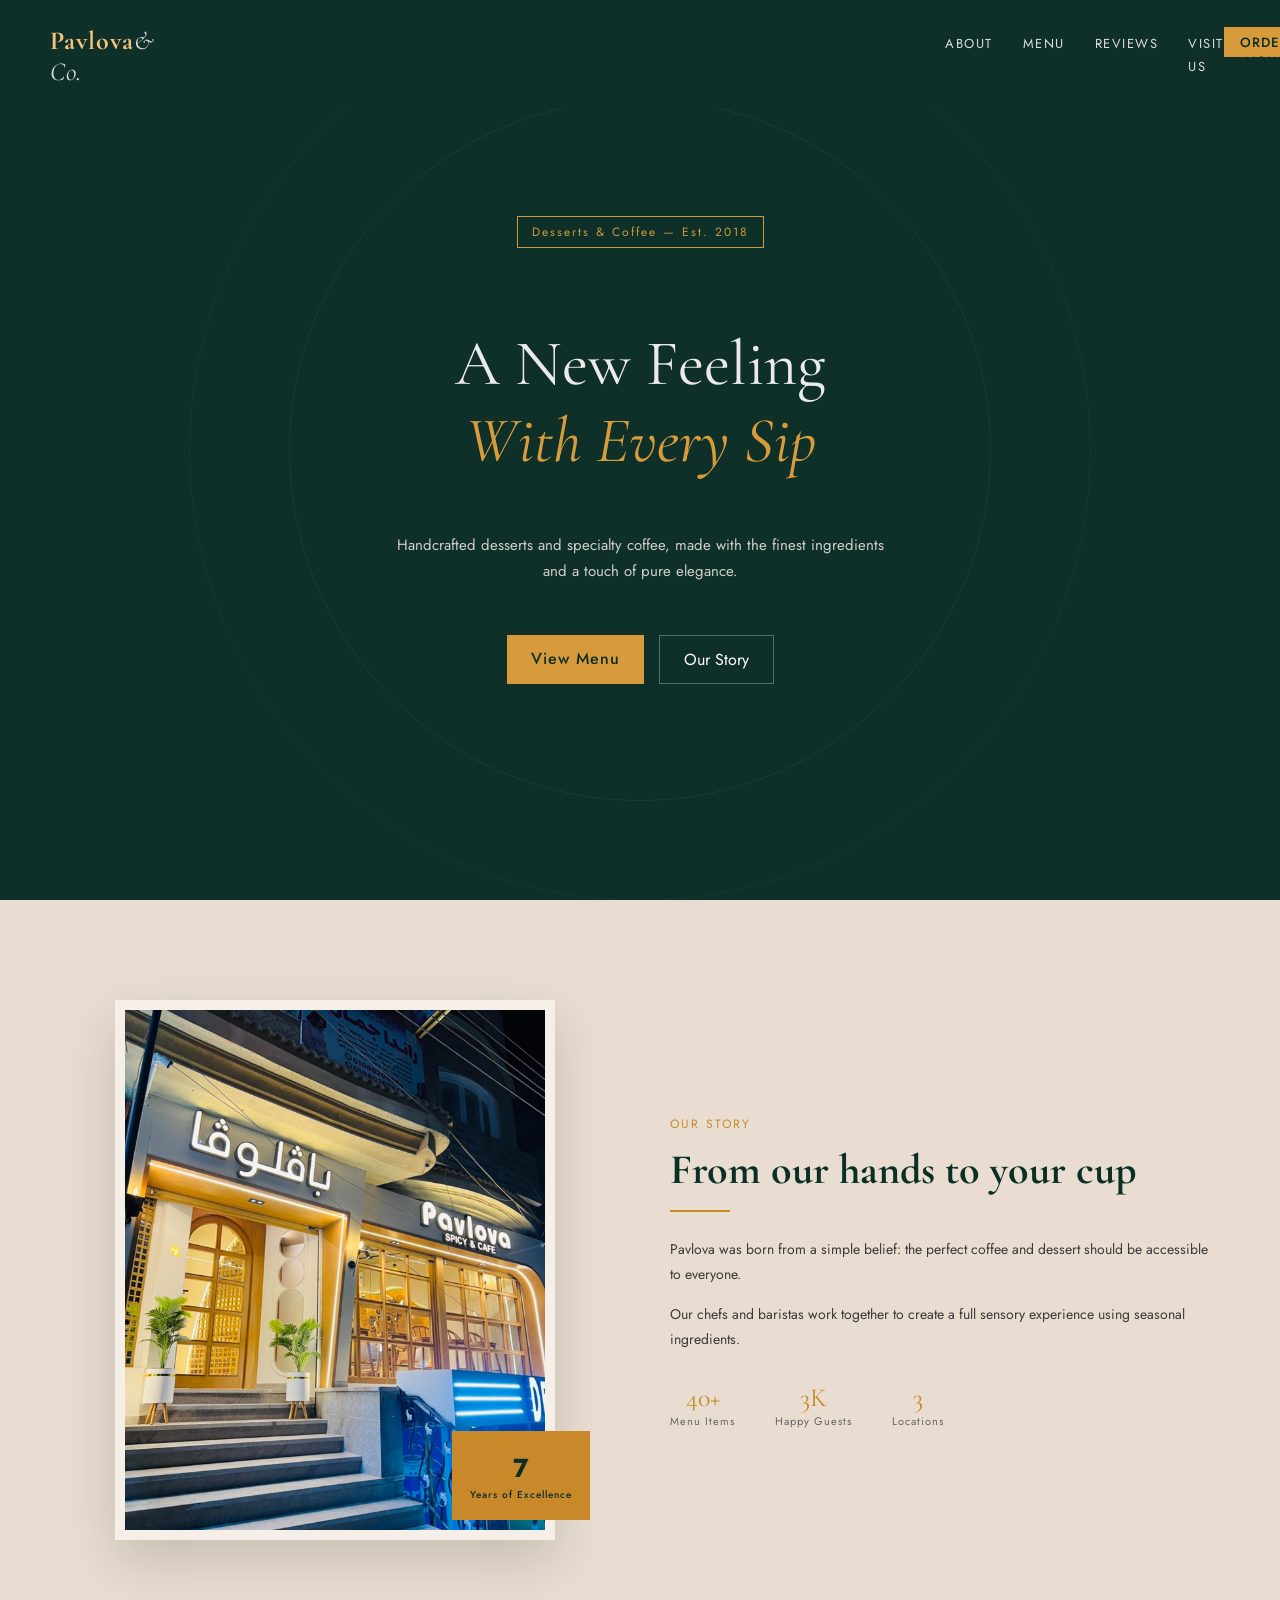
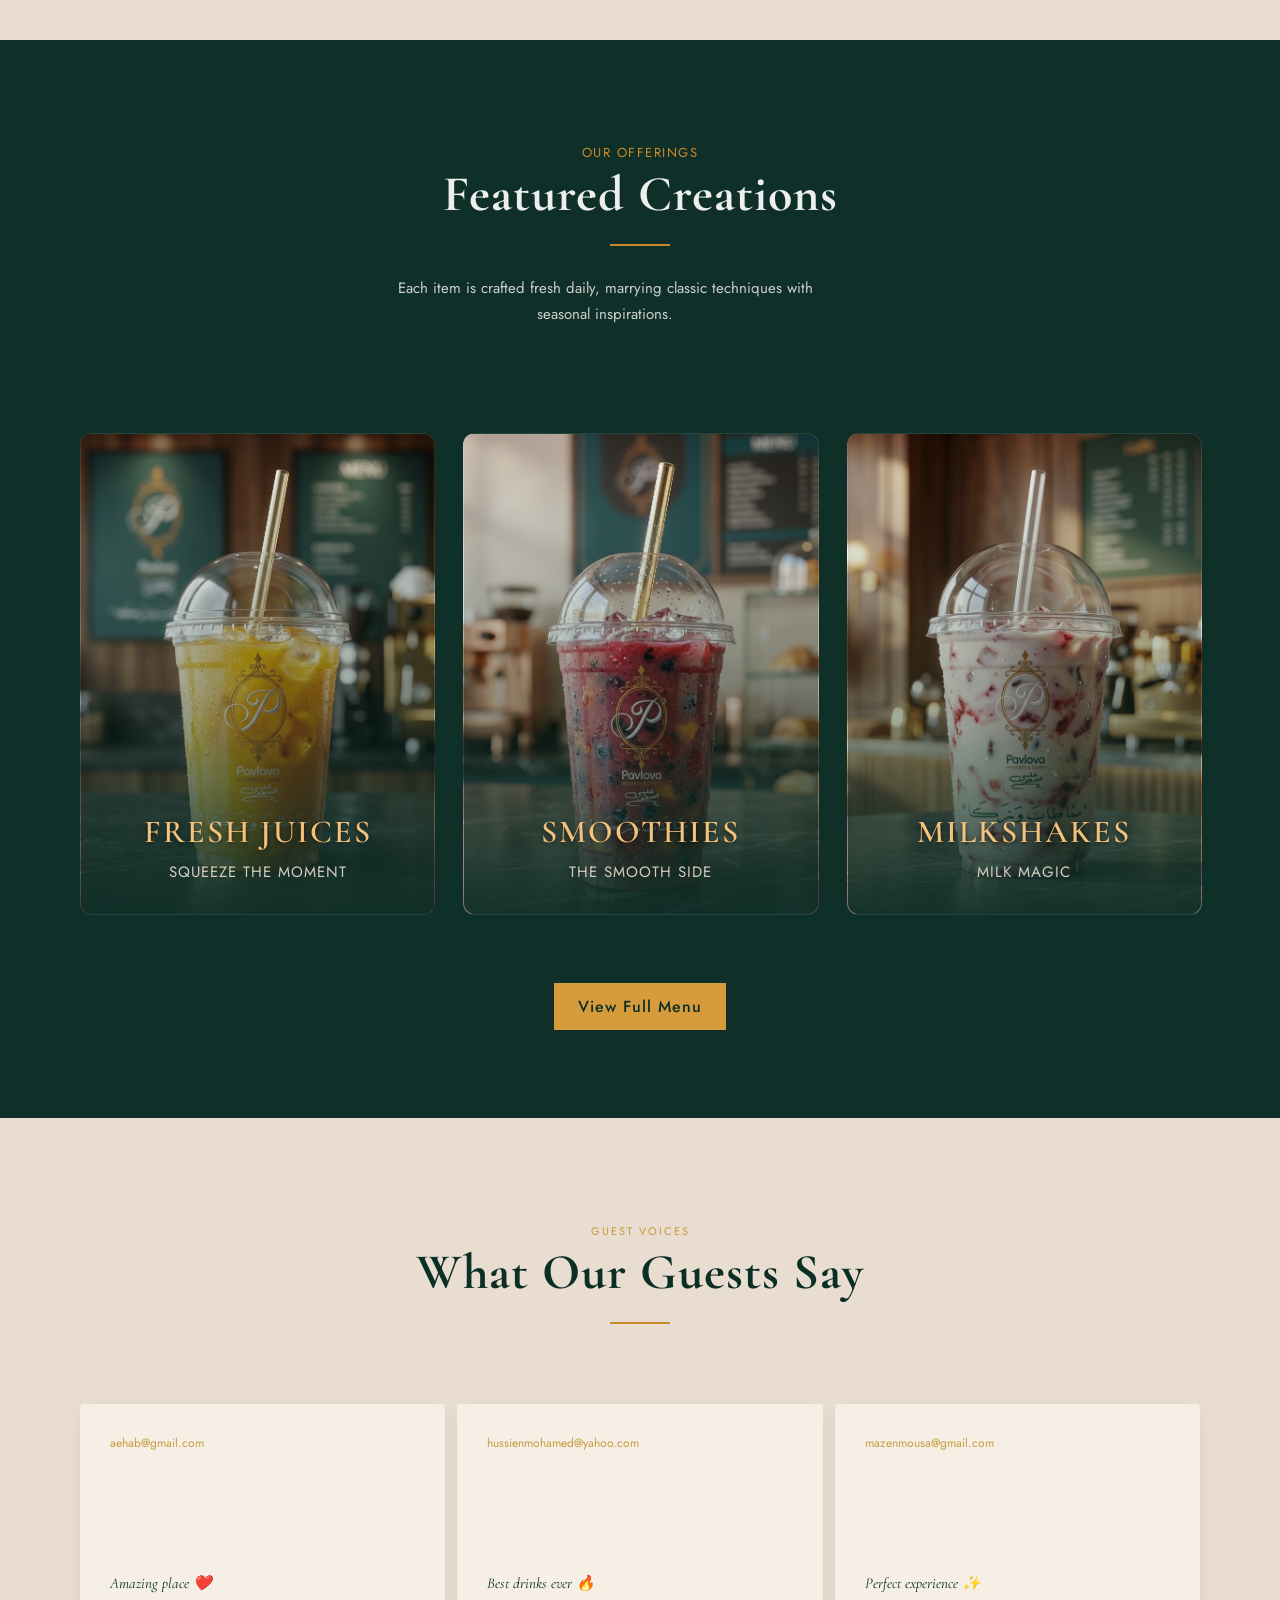
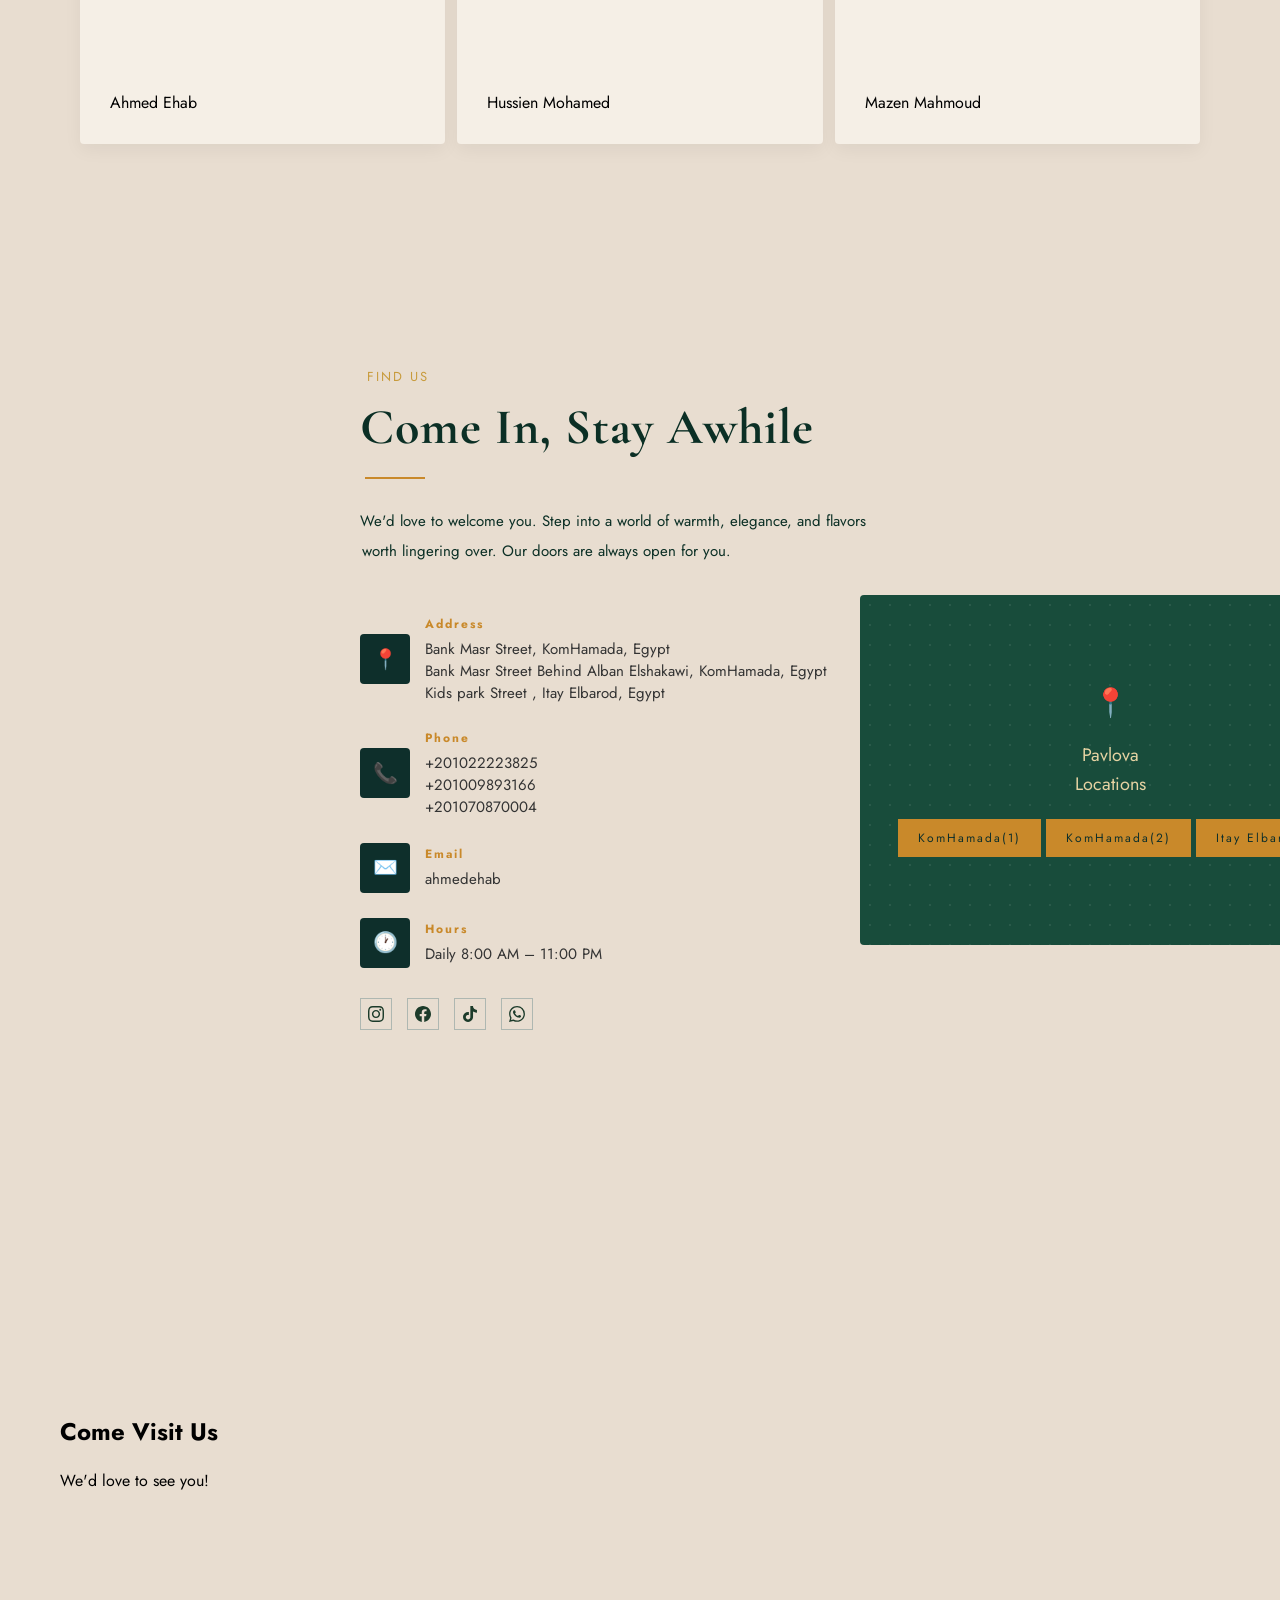
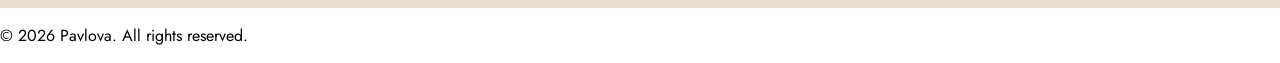
<file: pavlova-main/index.html>
<!DOCTYPE html>
<html lang="en">

<head>
    <meta charset="UTF-8" />
    <meta name="viewport" content="width=device-width, initial-scale=1.0" />
    <link rel="stylesheet" href="styles.css">
    <title>Pavlova - Desserts & Coffee</title>

    <link rel="preconnect" href="https://fonts.googleapis.com" />
    <link rel="preconnect" href="https://fonts.gstatic.com" crossorigin />
    <link
        href="https://fonts.googleapis.com/css2?family=Cormorant+Garamond:ital,wght@0,300;0,400;0,600;1,300;1,400&family=Jost:wght@300;400;500&display=swap"
        rel="stylesheet" />
</head>

<body>

    <nav id="navbar">
        <a href="#hero" class="nav-logo">Pavlova<span>& Co.</span></a>
        <ul class="nav-links">
            <li><a href="#about">ABOUT</a></li>
            <li><a href="#categories">MENU</a></li>
            <li><a href="#testimonials">REVIEWS</a></li>
            <li><a href="#contact">VISIT US</a></li>
        </ul>
        <button class="order-btn" onclick="location.href='#categories'">
            ORDER NOW
        </button>
    </nav>

    <section id="hero">
        <div class="hero-content">
            <span class="hero-eyebrow">Desserts & Coffee — Est. 2018</span>
            <h1 class="hero-title">
                A New Feeling<br />
                <em>With Every Sip</em>
            </h1>
            <pre class="hero-desc">
Handcrafted desserts and specialty coffee, made with the finest ingredients
and a touch of pure elegance.
            </pre>
            <div class="hero-btns">
                <a href="#categories" class="btn-primary">View Menu</a>
                <a href="#about" class="btn-outline">Our Story</a>
            </div>
        </div>
    </section>


    <section id="about">
        <div class="about-inner">
            <div class="about-img">
                <div class="img-placeholder">
                    <img src="images/480829805_656907283572345_5816786938367316418_n.jpg" alt="">
                </div>
                <div class="badge">
                    <div class="badge-num">7</div>
                    <div class="badge-text">Years of Excellence</div>
                </div>
            </div>

            <div class="about-text">
                <span class="tag">Our Story</span>
                <h2>From our hands to your cup</h2>
                <p>Pavlova was born from a simple belief: the perfect coffee and dessert should be accessible to everyone.</p>
                <p>Our chefs and baristas work together to create a full sensory experience using seasonal ingredients.</p>

                <div class="stats">
                    <div class="stat">
                        <div class="num">40+</div>
                        <div class="label">Menu Items</div>
                    </div>
                    <div class="stat">
                        <div class="num">3K</div>
                        <div class="label">Happy Guests</div>
                    </div>
                    <div class="stat">
                        <div class="num">3</div>
                        <div class="label">Locations</div>
                    </div>
                </div>
            </div>
        </div>
    </section>

    <section id="categories">
        <div class="menu-head">
            <span class="section-tag">OUR OFFERINGS</span>
            <h2 class="section-title">Featured Creations</h2>
            <pre>
Each item is crafted fresh daily, marrying classic techniques with
seasonal inspirations.
            </pre>
        </div>

        <div class="categories-grid">

            <a href="freshjuices.html" class="categories-card1">
                <div class="categories-body">
                    <div class="categories-name">FRESH JUICES</div>
                    <div class="categories-desc">Squeeze the moment</div>
                </div>
            </a>

            <a href="smoothies.html" class="categories-card2">
                <div class="categories-body">
                    <div class="categories-name">SMOOTHIES</div>
                    <div class="categories-desc">THE SMOOTH SIDE</div>
                </div>
            </a>

            <a href="milkshakes.html" class="categories-card3">
                <div class="categories-body">
                    <div class="categories-name">MILKSHAKES</div>
                    <div class="categories-desc">MILK MAGIC</div>
                </div>
            </a>

        </div>

        <div class="menu-action" style="text-align: center; margin-top: 60px;">
            <a href="fullmenu.html" class="btn-primary">View Full Menu</a>
        </div>
    </section>


    <section id="testimonials">
        <div class="testi-inner">
            <div class="testi-head">
                <span class="section-tag">GUEST VOICES</span>
                <h2 class="section-title">What Our Guests Say</h2>
            </div>

            <div class="testi-grid">
                <div class="testi-card">
                    <div class="stars">aehab@gmail.com</div>
                    <p class="testi-text">Amazing place ❤️</p>
                    <div class="testi-author">Ahmed Ehab</div>
                </div>

                <div class="testi-card">
                    <div class="stars">hussienmohamed@yahoo.com</div>
                    <p class="testi-text">Best drinks ever 🔥</p>
                    <div class="testi-author">Hussien Mohamed</div>
                </div>

                <div class="testi-card">
                    <div class="stars">mazenmousa@gmail.com</div>
                    <p class="testi-text">Perfect experience ✨</p>
                    <div class="testi-author">Mazen Mahmoud</div>
                </div>
            </div>
        </div>
    </section>
     <section id="contact">
        <div class="contact-inner">
            <div class="contact-text">
                <span class="section-tag1">FIND US</span>
                <h2 class="section-title">Come In, Stay Awhile</h2>
                <p>We'd love to welcome you. Step into a world of warmth, elegance, and flavors</p>
                <p id="abcd">worth lingering over. Our doors are always open for you.</p>
                <div class="contact-items">
                    <div class="contact-item">
                        <div class="contact-icon">📍</div>
                        <div>
                            <div class="contact-info-label">Address</div>
                            <div class="contact-info-val">Bank Masr Street, KomHamada, Egypt</div>
                            <div class="contact-info-val">Bank Masr Street Behind Alban Elshakawi, KomHamada, Egypt
                            </div>
                            <div class="contact-info-val">Kids park Street , Itay Elbarod, Egypt</div>
                        </div>
                    </div>
                    <div class="contact-item">
                        <div class="contact-icon">📞</div>
                        <div>
                            <div class="contact-info-label">Phone</div>
                            <a href="tel:+201022223825" class="contact-info-val">+201022223825</a>
                            <a href="tel:+201009893166" class="contact-info-val">+201009893166</a>
                            <a href="tel:+201070870004" class="contact-info-val">+201070870004</a>
                        </div>
                    </div>
                    <div class="contact-item">
                        <div class="contact-icon">✉️</div>
                        <div>
                            <div class="contact-info-label">Email</div>
                            <div class="contact-info-val">ahmedehab</div>
                        </div>
                    </div>
                    <div class="contact-item">
                        <div class="contact-icon">🕐</div>
                        <div>
                            <div class="contact-info-label">Hours</div>
                            <div class="contact-info-val">Daily 8:00 AM – 11:00 PM</div>
                        </div>
                    </div>
                </div>
                <div class="social-links">
                    <a href="https://www.instagram.com/paavloovva?igsh=ZmV6aDdjb3QxMXVh" class="social-btn"
                        aria-label="Instagram">
                        <svg width="16" height="16" viewBox="0 0 24 24" fill="currentColor">
                            <path
                                d="M12 2.163c3.204 0 3.584.012 4.85.07 3.252.148 4.771 1.691 4.919 4.919.058 1.265.069 1.645.069 4.849 0 3.205-.012 3.584-.069 4.849-.149 3.225-1.664 4.771-4.919 4.919-1.266.058-1.644.07-4.85.07-3.204 0-3.584-.012-4.849-.07-3.26-.149-4.771-1.699-4.919-4.92-.058-1.265-.07-1.644-.07-4.849 0-3.204.013-3.583.07-4.849.149-3.227 1.664-4.771 4.919-4.919 1.266-.057 1.645-.069 4.849-.069zm0-2.163c-3.259 0-3.667.014-4.947.072-4.358.2-6.78 2.618-6.98 6.98-.059 1.281-.073 1.689-.073 4.948 0 3.259.014 3.668.072 4.948.2 4.358 2.618 6.78 6.98 6.98 1.281.058 1.689.072 4.948.072 3.259 0 3.668-.014 4.948-.072 4.354-.2 6.782-2.618 6.979-6.98.059-1.28.073-1.689.073-4.948 0-3.259-.014-3.667-.072-4.947-.196-4.354-2.617-6.78-6.979-6.98-1.281-.059-1.69-.073-4.949-.073zm0 5.838c-3.403 0-6.162 2.759-6.162 6.162s2.759 6.163 6.162 6.163 6.162-2.759 6.162-6.163c0-3.403-2.759-6.162-6.162-6.162zm0 10.162c-2.209 0-4-1.79-4-4 0-2.209 1.791-4 4-4s4 1.791 4 4c0 2.21-1.791 4-4 4zm6.406-11.845c-.796 0-1.441.645-1.441 1.44s.645 1.44 1.441 1.44c.795 0 1.439-.645 1.439-1.44s-.644-1.44-1.439-1.44z" />
                        </svg>
                    </a>
                    <a href="https://web.facebook.com/pavlovapastry/?_rdc=1&_rdr" class="social-btn"
                        aria-label="Facebook">
                        <svg width="16" height="16" viewBox="0 0 24 24" fill="currentColor">
                            <path
                                d="M24 12.073c0-6.627-5.373-12-12-12s-12 5.373-12 12c0 5.99 4.388 10.954 10.125 11.854v-8.385H7.078v-3.47h3.047V9.43c0-3.007 1.792-4.669 4.533-4.669 1.312 0 2.686.235 2.686.235v2.953H15.83c-1.491 0-1.956.925-1.956 1.874v2.25h3.328l-.532 3.47h-2.796v8.385C19.612 23.027 24 18.062 24 12.073z" />
                        </svg>
                    </a>
                    <a href="https://www.tiktok.com/@pavlova.spicy?_r=1&_t=ZS-95mRej3wIZG" class="social-btn"
                        aria-label="TikTok">
                        <svg width="16" height="16" viewBox="0 0 24 24" fill="currentColor">
                            <path
                                d="M12.525.02c1.31-.02 2.61-.01 3.91-.02.08 1.53.63 3.09 1.75 4.17 1.12 1.11 2.7 1.62 4.24 1.79v4.03c-1.44-.05-2.89-.35-4.2-.97-.57-.26-1.1-.59-1.62-.93-.01 2.92.01 5.84-.02 8.75-.08 1.4-.54 2.79-1.35 3.94-1.31 1.92-3.58 3.17-5.91 3.21-1.43.08-2.86-.31-4.08-1.03-2.02-1.19-3.44-3.37-3.65-5.71-.02-.5-.03-1-.01-1.49.18-1.9 1.12-3.72 2.58-4.96 1.66-1.44 3.98-2.13 6.15-1.72.02 1.48-.04 2.96-.04 4.44-.99-.32-2.15-.23-3.02.37-.63.41-1.11 1.04-1.36 1.75-.21.51-.15 1.07-.14 1.61.24 1.64 1.82 3.02 3.5 2.87 1.12-.01 2.19-.66 2.77-1.61.19-.33.4-.67.41-1.06.1-1.79.06-3.57.07-5.36.01-4.03-.01-8.05.02-12.07z" />
                        </svg>
                    </a>
                    <a href="#" class="social-btn" aria-label="WhatsApp">
                        <svg width="16" height="16" viewBox="0 0 24 24" fill="currentColor">
                            <path
                                d="M17.472 14.382c-.297-.149-1.758-.867-2.03-.967-.273-.099-.471-.148-.67.15-.197.297-.767.966-.94 1.164-.173.199-.347.223-.644.075-.297-.15-1.255-.463-2.39-1.475-.883-.788-1.48-1.761-1.653-2.059-.173-.297-.018-.458.13-.606.134-.133.298-.347.446-.52.149-.174.198-.298.298-.497.099-.198.05-.371-.025-.52-.075-.149-.669-1.612-.916-2.207-.242-.579-.487-.5-.669-.51-.173-.008-.371-.01-.57-.01-.198 0-.52.074-.792.372-.272.297-1.04 1.016-1.04 2.479 0 1.462 1.065 2.875 1.213 3.074.149.198 2.096 3.2 5.077 4.487.709.306 1.262.489 1.694.625.712.227 1.36.195 1.871.118.571-.085 1.758-.719 2.006-1.413.248-.694.248-1.289.173-1.413-.074-.124-.272-.198-.57-.347m-5.421 7.403h-.004a9.87 9.87 0 01-5.031-1.378l-.361-.214-3.741.982.998-3.648-.235-.374a9.86 9.86 0 01-1.51-5.26c.001-5.45 4.436-9.884 9.888-9.884 2.64 0 5.122 1.03 6.988 2.898a9.825 9.825 0 012.893 6.994c-.003 5.45-4.437 9.884-9.885 9.884m8.413-18.297A11.815 11.815 0 0012.05 0C5.495 0 .16 5.335.157 11.892c0 2.096.547 4.142 1.588 5.945L.057 24l6.305-1.654a11.882 11.882 0 005.683 1.448h.005c6.554 0 11.89-5.335 11.893-11.893a11.821 11.821 0 00-3.48-8.413z" />
                        </svg>
                    </a>
                </div>
            </div>



            <div class="map-card">
                <div class="map-content">
                    <div class="pin">📍</div>
                    <p>
                        Pavlova <br>
                        Locations
                    </p>
                    <a href="https://maps.app.goo.gl/b2o99F8npoYLQi9S8" target="_blank" class="map-btn">
                        KomHamada(1)
                    </a>
                    <a href="https://maps.app.goo.gl/nejgZ6DumQND9j978" target="_blank" class="map-btn">
                        KomHamada(2)
                    </a>
                    <a href="https://www.google.com/maps/place/Pavlova/@30.8834584,30.6688469,17z/data=!3m1!4b1!4m6!3m5!1s0x14f63900152ee0ff:0x7d2e3a26c75e65ba!8m2!3d30.8834538!4d30.666272!16s%2Fg%2F11vxv1r5ht?entry=ttu&g_ep=EgoyMDI2MDQxNS4wIKXMDSoASAFQAw%3D%3D"
                        target="_blank" class="map-btn">
                        Itay Elbarod
                    </a>
                </div>
            </div>
    </section>


    <section id="contact">
        <div class="contact-inner">
            <h2>Come Visit Us</h2>
            <p>We'd love to see you!</p>
        </div>
    </section>

    <footer>
        <p>© 2026 Pavlova. All rights reserved.</p>
    </footer>

    <script>
        document.addEventListener('DOMContentLoaded', () => {
            const links = document.querySelectorAll('a[href]');
            links.forEach(link => {
                link.addEventListener('click', e => {
                    const href = link.getAttribute('href');
                    if (href && !href.startsWith('#') && !href.startsWith('http')) {
                        e.preventDefault();
                        document.body.classList.add('fade-out');
                        setTimeout(() => {
                            window.location.href = href;
                        }, 400);
                    }
                });
            });
        });
    </script>

</body>
</html>
</file>
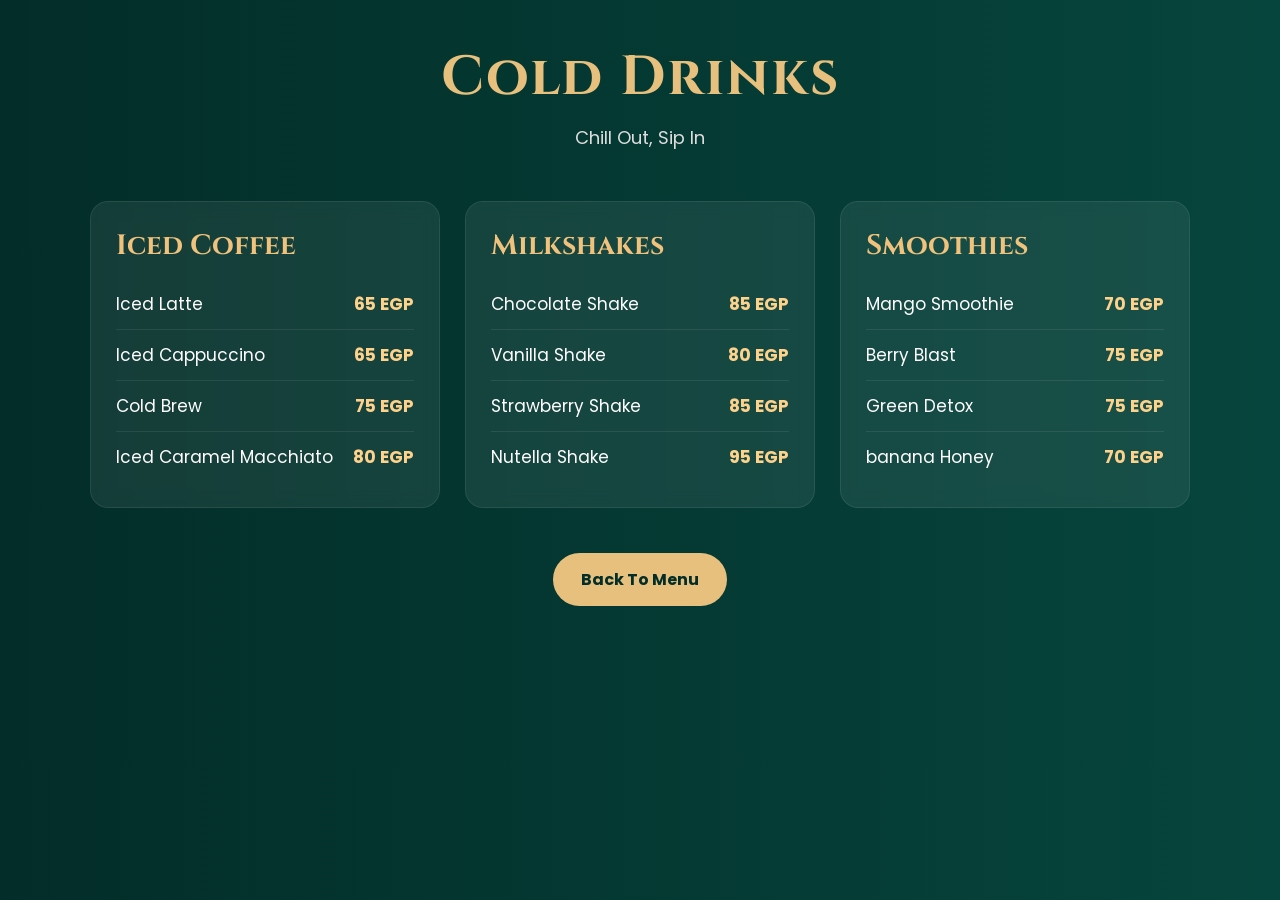
<file: pavlova-main/cold drinks.html>
<!DOCTYPE html>
<html lang="en">
<head>
<meta charset="UTF-8">
<meta name="viewport" content="width=device-width, initial-scale=1.0">
<title>Cold Drinks</title>

<style>
@import url('https://fonts.googleapis.com/css2?family=Cinzel:wght@500;700&family=Poppins:wght@300;400;500&display=swap');

*{
    margin:0;
    padding:0;
    box-sizing:border-box;
}

body{
    background: linear-gradient(to right,#032d28,#06453d);
    font-family: 'Poppins', sans-serif;
    color:white;
    min-height:100vh;
    padding:40px;
}

.container{
    max-width:1100px;
    margin:auto;
}

.title{
    text-align:center;
    margin-bottom:50px;
}

.title h1{
    font-family:'Cinzel', serif;
    font-size:55px;
    color:#e8c07d;
    letter-spacing:2px;
}

.title p{
    font-size:18px;
    color:#ddd;
    margin-top:10px;
}

.menu-grid{
    display:grid;
    grid-template-columns:repeat(auto-fit,minmax(280px,1fr));
    gap:25px;
}

.card{
    background:rgba(255,255,255,0.07);
    border:1px solid rgba(255,255,255,0.08);
    border-radius:18px;
    padding:25px;
    transition:0.3s ease;
    backdrop-filter: blur(8px);
}

.card:hover{
    transform:translateY(-8px);
    box-shadow:0 10px 25px rgba(0,0,0,0.3);
}

.card h2{
    font-family:'Cinzel', serif;
    color:#f0c27b;
    margin-bottom:15px;
    font-size:28px;
}

.item{
    display:flex;
    justify-content:space-between;
    padding:12px 0;
    border-bottom:1px solid rgba(255,255,255,0.08);
    font-size:17px;
}

.item:last-child{
    border:none;
}

.price{
    color:#ffd28c;
    font-weight:bold;
}

.back-btn{
    display:inline-block;
    margin-top:45px;
    text-decoration:none;
    color:#032d28;
    background:#e8c07d;
    padding:14px 28px;
    border-radius:30px;
    font-weight:bold;
    transition:0.3s;
}

.back-btn:hover{
    background:white;
}

.footer{
    text-align:center;
}
</style>
</head>

<body>

<div class="container">

    <div class="title">
        <h1>Cold Drinks</h1>
        <p>Chill Out, Sip In</p>
    </div>

    <div class="menu-grid">

        <div class="card">
            <h2>Iced Coffee</h2>

            <div class="item">
                <span>Iced Latte</span>
                <span class="price">65 EGP</span>
            </div>

            <div class="item">
                <span>Iced Cappuccino</span>
                <span class="price">65 EGP</span>
            </div>

            <div class="item">
                <span>Cold Brew</span>
                <span class="price">75 EGP</span>
            </div>

            <div class="item">
                <span>Iced Caramel Macchiato</span>
                <span class="price">80 EGP</span>
            </div>
        </div>

        <div class="card">
            <h2>Milkshakes</h2>

            <div class="item">
                <span>Chocolate Shake</span>
                <span class="price">85 EGP</span>
            </div>

            <div class="item">
                <span>Vanilla Shake</span>
                <span class="price">80 EGP</span>
            </div>

            <div class="item">
                <span>Strawberry Shake</span>
                <span class="price">85 EGP</span>
            </div>

            <div class="item">
                <span>Nutella Shake</span>
                <span class="price">95 EGP</span>
            </div>
        </div>

        <div class="card">
            <h2>Smoothies</h2>

            <div class="item">
                <span>Mango Smoothie</span>
                <span class="price">70 EGP</span>
            </div>

            <div class="item">
                <span>Berry Blast</span>
                <span class="price">75 EGP</span>
            </div>

            <div class="item">
                <span>Green Detox</span>
                <span class="price">75 EGP</span>
            </div>

            <div class="item">
                <span>banana Honey</span>
                <span class="price">70 EGP</span>
            </div>
        </div>

    </div>

    <div class="footer">
        <a href="fullmenu.html" class="back-btn">Back To Menu</a>
    </div>

</div>

</body>
</html>
</file>
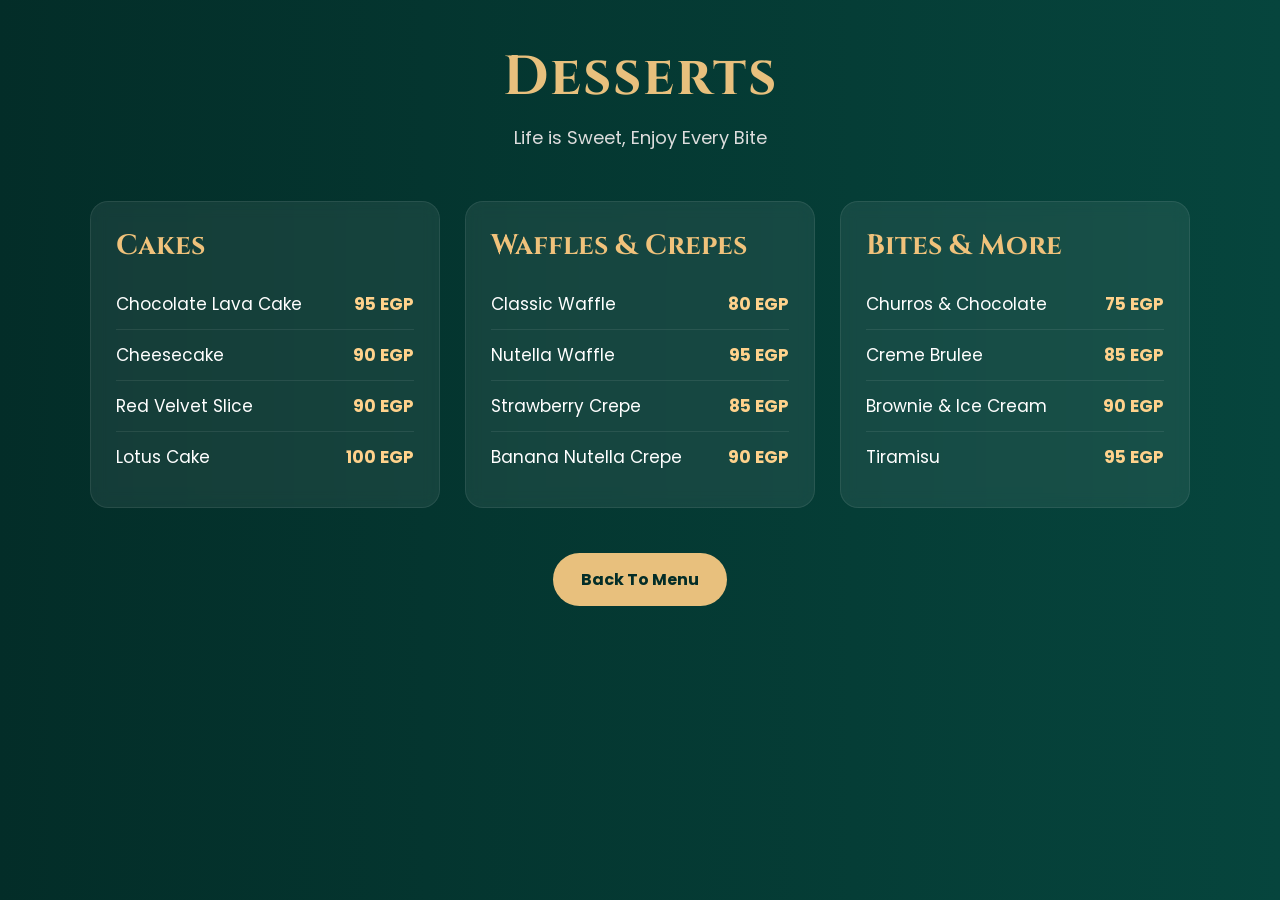
<file: pavlova-main/desserts.html>
<!DOCTYPE html>
<html lang="en">
<head>
<meta charset="UTF-8">
<meta name="viewport" content="width=device-width, initial-scale=1.0">
<title>Desserts</title>

<style>
@import url('https://fonts.googleapis.com/css2?family=Cinzel:wght@500;700&family=Poppins:wght@300;400;500&display=swap');

*{
    margin:0;
    padding:0;
    box-sizing:border-box;
}

body{
    background: linear-gradient(to right,#032d28,#06453d);
    font-family: 'Poppins', sans-serif;
    color:white;
    min-height:100vh;
    padding:40px;
}

.container{
    max-width:1100px;
    margin:auto;
}

.title{
    text-align:center;
    margin-bottom:50px;
}

.title h1{
    font-family:'Cinzel', serif;
    font-size:55px;
    color:#e8c07d;
    letter-spacing:2px;
}

.title p{
    font-size:18px;
    color:#ddd;
    margin-top:10px;
}

.menu-grid{
    display:grid;
    grid-template-columns:repeat(auto-fit,minmax(280px,1fr));
    gap:25px;
}

.card{
    background:rgba(255,255,255,0.07);
    border:1px solid rgba(255,255,255,0.08);
    border-radius:18px;
    padding:25px;
    transition:0.3s ease;
    backdrop-filter: blur(8px);
}

.card:hover{
    transform:translateY(-8px);
    box-shadow:0 10px 25px rgba(0,0,0,0.3);
}

.card h2{
    font-family:'Cinzel', serif;
    color:#f0c27b;
    margin-bottom:15px;
    font-size:28px;
}

.item{
    display:flex;
    justify-content:space-between;
    padding:12px 0;
    border-bottom:1px solid rgba(255,255,255,0.08);
    font-size:17px;
}

.item:last-child{
    border:none;
}

.price{
    color:#ffd28c;
    font-weight:bold;
}

.back-btn{
    display:inline-block;
    margin-top:45px;
    text-decoration:none;
    color:#032d28;
    background:#e8c07d;
    padding:14px 28px;
    border-radius:30px;
    font-weight:bold;
    transition:0.3s;
}

.back-btn:hover{
    background:white;
}

.footer{
    text-align:center;
}
</style>
</head>

<body>

<div class="container">

    <div class="title">
        <h1>Desserts</h1>
        <p>Life is Sweet, Enjoy Every Bite</p>
    </div>

    <div class="menu-grid">

        <div class="card">
            <h2>Cakes</h2>

            <div class="item">
                <span>Chocolate Lava Cake</span>
                <span class="price">95 EGP</span>
            </div>

            <div class="item">
                <span>Cheesecake</span>
                <span class="price">90 EGP</span>
            </div>

            <div class="item">
                <span>Red Velvet Slice</span>
                <span class="price">90 EGP</span>
            </div>

            <div class="item">
                <span>Lotus Cake</span>
                <span class="price">100 EGP</span>
            </div>
        </div>

        <div class="card">
            <h2>Waffles & Crepes</h2>

            <div class="item">
                <span>Classic Waffle</span>
                <span class="price">80 EGP</span>
            </div>

            <div class="item">
                <span>Nutella Waffle</span>
                <span class="price">95 EGP</span>
            </div>

            <div class="item">
                <span>Strawberry Crepe</span>
                <span class="price">85 EGP</span>
            </div>

            <div class="item">
                <span>Banana Nutella Crepe</span>
                <span class="price">90 EGP</span>
            </div>
        </div>

        <div class="card">
            <h2>Bites & More</h2>

            <div class="item">
                <span>Churros & Chocolate</span>
                <span class="price">75 EGP</span>
            </div>

            <div class="item">
                <span>Creme Brulee</span>
                <span class="price">85 EGP</span>
            </div>

            <div class="item">
                <span>Brownie & Ice Cream</span>
                <span class="price">90 EGP</span>
            </div>

            <div class="item">
                <span>Tiramisu</span>
                <span class="price">95 EGP</span>
            </div>
        </div>

    </div>

    <div class="footer">
        <a href="fullmenu.html" class="back-btn">Back To Menu</a>
    </div>

</div>

</body>
</html>
</file>
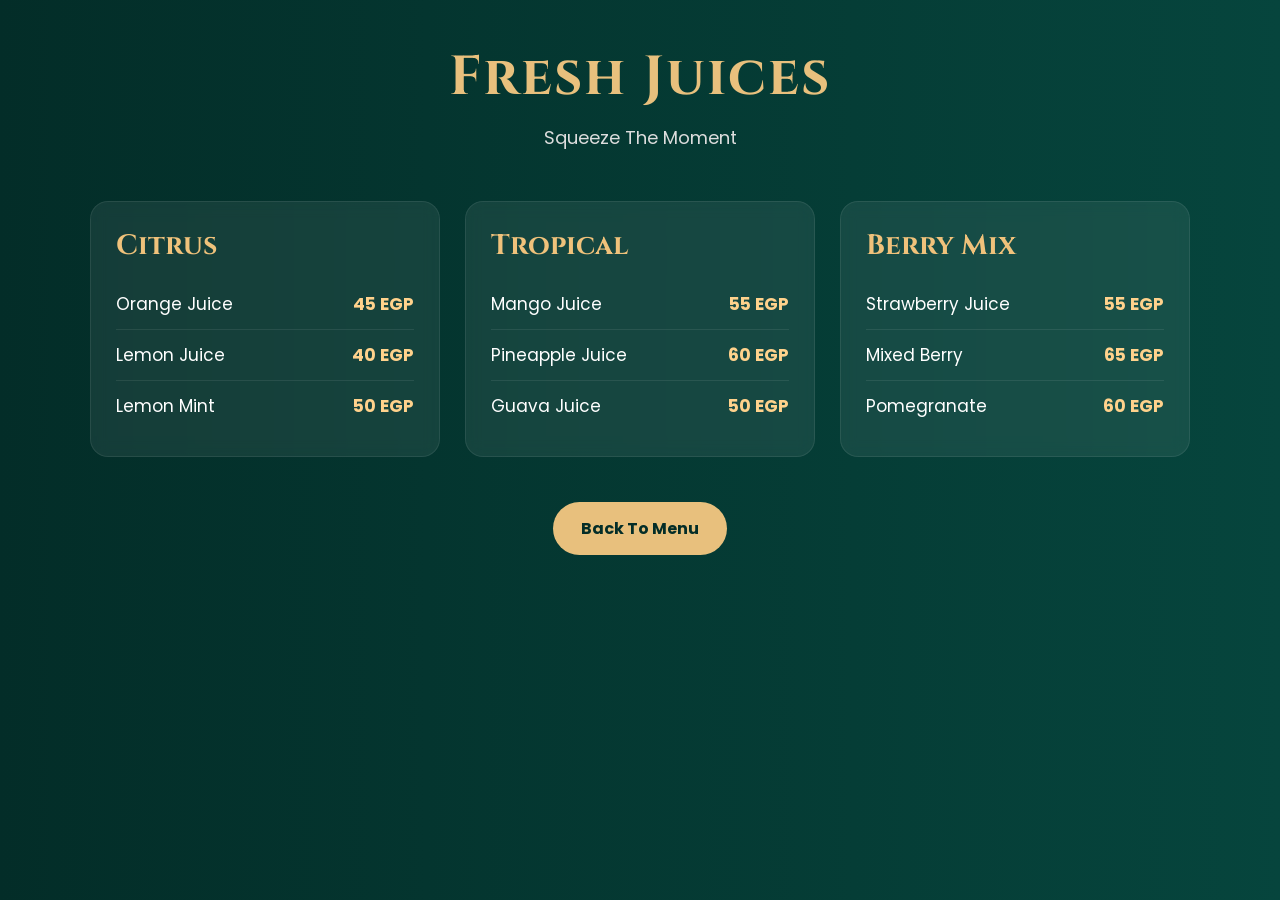
<file: pavlova-main/freshjuices.html>
<!DOCTYPE html>
<html lang="en">
<head>
<meta charset="UTF-8">
<meta name="viewport" content="width=device-width, initial-scale=1.0">
<title>Fresh Juices</title>

<style>
@import url('https://fonts.googleapis.com/css2?family=Cinzel:wght@500;700&family=Poppins:wght@300;400;500&display=swap');

*{
    margin:0;
    padding:0;
    box-sizing:border-box;
}

body{
    background: linear-gradient(to right,#032d28,#06453d);
    font-family: 'Poppins', sans-serif;
    color:white;
    min-height:100vh;
    padding:40px;
}

.container{
    max-width:1100px;
    margin:auto;
}

.title{
    text-align:center;
    margin-bottom:50px;
}

.title h1{
    font-family:'Cinzel', serif;
    font-size:55px;
    color:#e8c07d;
    letter-spacing:2px;
}

.title p{
    font-size:18px;
    color:#ddd;
    margin-top:10px;
}

.menu-grid{
    display:grid;
    grid-template-columns:repeat(auto-fit,minmax(280px,1fr));
    gap:25px;
}

.card{
    background:rgba(255,255,255,0.07);
    border:1px solid rgba(255,255,255,0.08);
    border-radius:18px;
    padding:25px;
    transition:0.3s ease;
    backdrop-filter: blur(8px);
}

.card:hover{
    transform:translateY(-8px);
    box-shadow:0 10px 25px rgba(0,0,0,0.3);
}

.card h2{
    font-family:'Cinzel', serif;
    color:#f0c27b;
    margin-bottom:15px;
    font-size:28px;
}

.item{
    display:flex;
    justify-content:space-between;
    padding:12px 0;
    border-bottom:1px solid rgba(255,255,255,0.08);
    font-size:17px;
}

.item:last-child{
    border:none;
}

.price{
    color:#ffd28c;
    font-weight:bold;
}

.back-btn{
    display:inline-block;
    margin-top:45px;
    text-decoration:none;
    color:#032d28;
    background:#e8c07d;
    padding:14px 28px;
    border-radius:30px;
    font-weight:bold;
    transition:0.3s;
}

.back-btn:hover{
    background:white;
}

.footer{
    text-align:center;
}
</style>
</head>

<body>

<div class="container">

    <div class="title">
        <h1>Fresh Juices</h1>
        <p>Squeeze The Moment</p>
    </div>

    <div class="menu-grid">

        <div class="card">
            <h2>Citrus</h2>

            <div class="item">
                <span>Orange Juice</span>
                <span class="price">45 EGP</span>
            </div>
          

            <div class="item">
                <span>Lemon Juice</span>
                <span class="price">40 EGP</span>
            </div>

            <div class="item">
                <span>Lemon Mint</span>
                <span class="price">50 EGP</span>
            </div>
        </div>

        <div class="card">
            <h2>Tropical</h2>

            <div class="item">
                <span>Mango Juice</span>
                <span class="price">55 EGP</span>
            </div>

            <div class="item">
                <span>Pineapple Juice</span>
                <span class="price">60 EGP</span>
            </div>

            <div class="item">
                <span>Guava Juice</span>
                <span class="price">50 EGP</span>
            </div>
        </div>

        <div class="card">
            <h2>Berry Mix</h2>

            <div class="item">
                <span>Strawberry Juice</span>
                <span class="price">55 EGP</span>
            </div>

            <div class="item">
                <span>Mixed Berry</span>
                <span class="price">65 EGP</span>
            </div>

            <div class="item">
                <span>Pomegranate</span>
                <span class="price">60 EGP</span>
            </div>
        </div>

    </div>

    <div class="footer">
        <a href="fullmenu.html" class="back-btn">Back To Menu</a>
    </div>

</div>

</body>
</html>
</file>
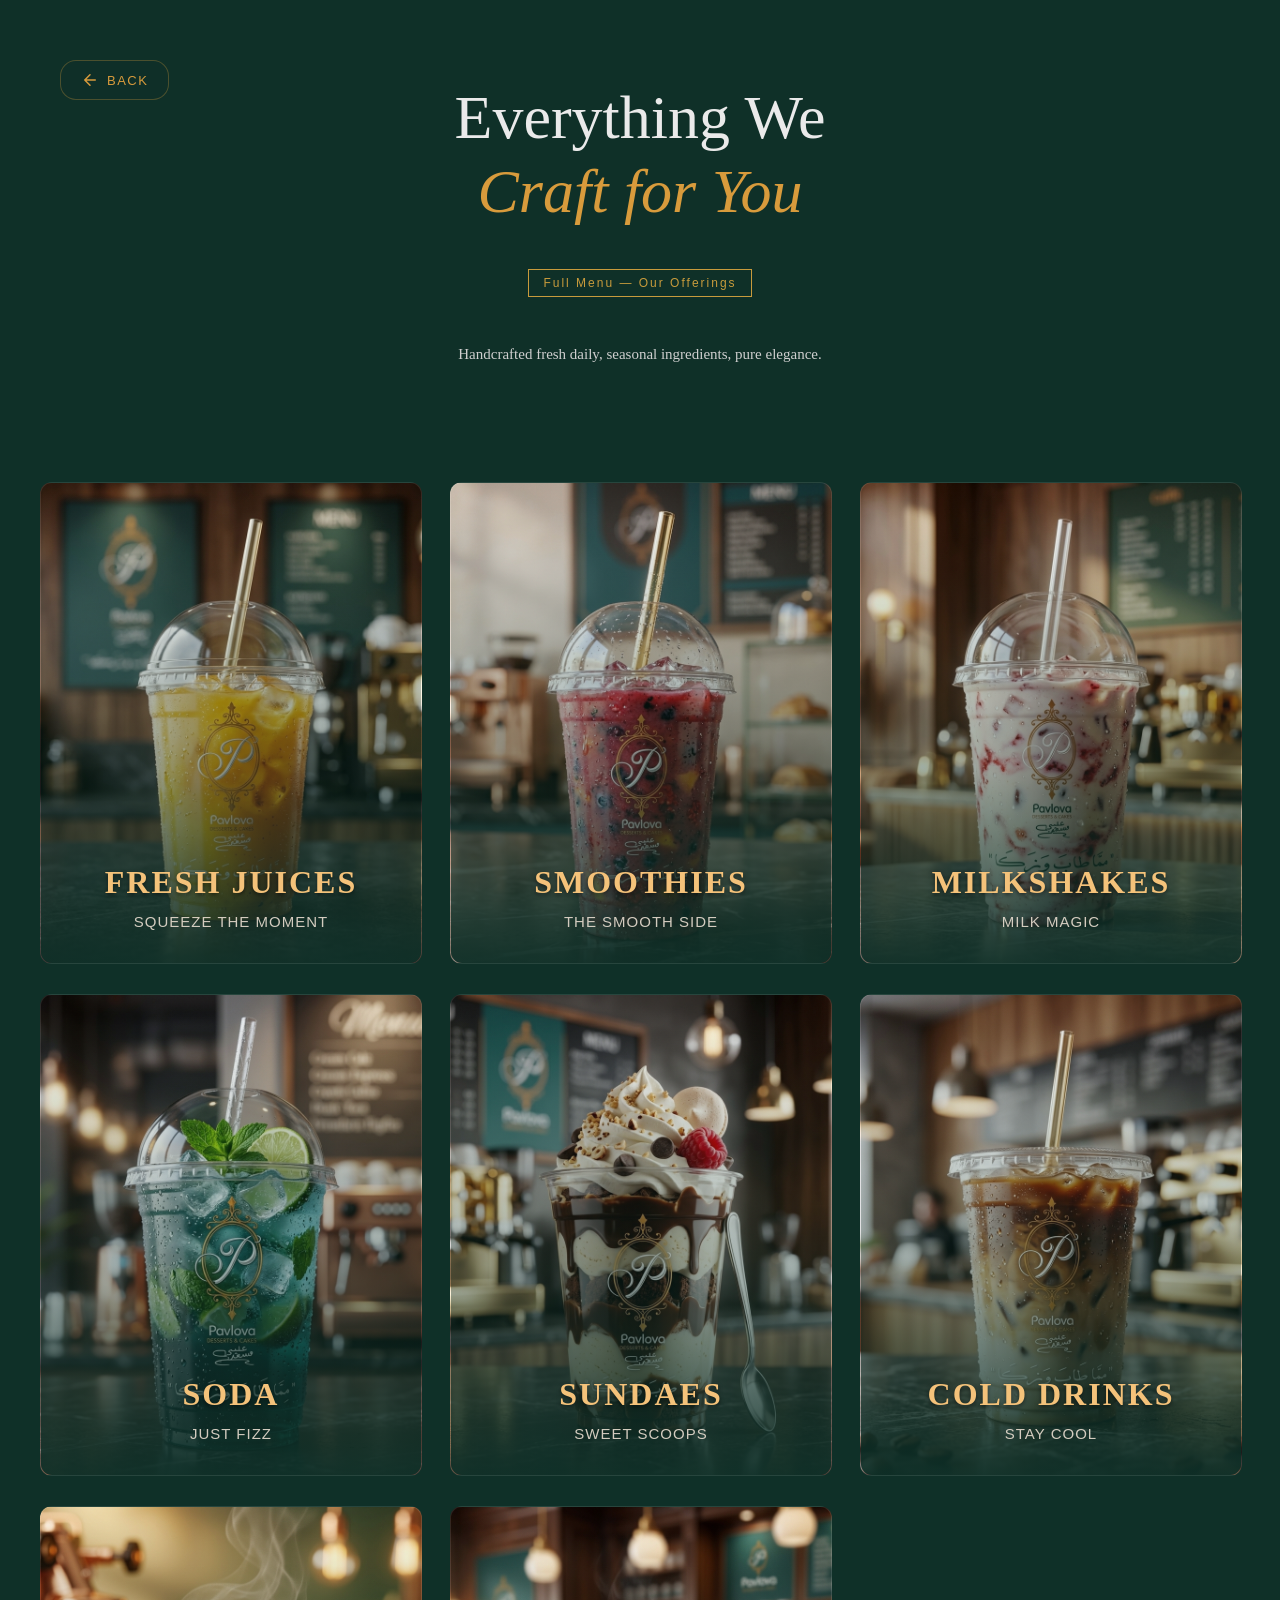
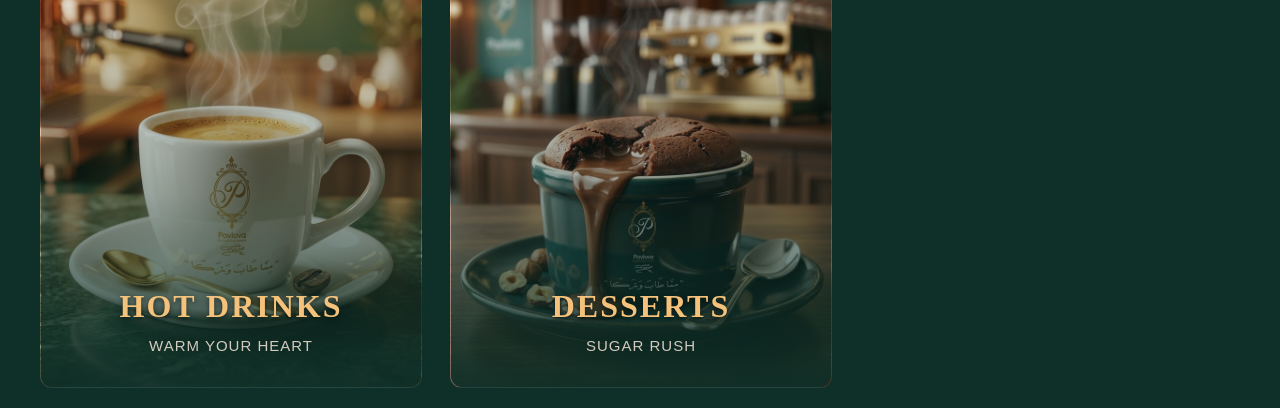
<file: pavlova-main/fullmenu.html>
<!DOCTYPE html>
<html lang="en">

<head>
    <meta charset="UTF-8">
    <meta name="viewport" content="width=device-width, initial-scale=1.0">
    <title>Menu</title>
    <link rel="stylesheet" href="styles1.css">
</head>

<body>

    <section id="menu-hero">
        <a href="index.html" class="back-btn">
            <svg width="18" height="18" viewBox="0 0 24 24" fill="none" stroke="currentColor" stroke-width="2" stroke-linecap="round" stroke-linejoin="round">
                <path d="M19 12H5M12 19l-7-7 7-7"/>
            </svg>
            Back
        </a>

        <h1 class="menu-hero-title">
            Everything We<br>
            <em>Craft for You</em>
        </h1>

        <div class="menu-hero-eyebrow">Full Menu — Our Offerings</div>

        <p class="menu-hero-desc">
            Handcrafted fresh daily, seasonal ingredients, pure elegance.
        </p>
    </section>

    <section id="categories">

        <div class="categories-grid">

        
            <a href="freshjuices.html" class="categories-card1">
                <div class="categories-body">
                    <div class="categories-name">FRESH JUICES</div>
                    <div class="categories-desc">Squeeze the moment</div>
                </div>
            </a>

    
            <a href="smoothies.html" class="categories-card2">
                <div class="categories-body">
                    <div class="categories-name">SMOOTHIES</div>
                    <div class="categories-desc">THE SMOOTH SIDE</div>
                </div>
            </a>

    
            <a href="milkshakes.html" class="categories-card3">
                <div class="categories-body">
                    <div class="categories-name">MILKSHAKES</div>
                    <div class="categories-desc">MILK MAGIC</div>
                </div>
            </a>

    
            <a href="soda.html" class="categories-card4">
                <div class="categories-body">
                    <div class="categories-name">SODA</div>
                    <div class="categories-desc">JUST FIZZ</div>
                </div>
            </a>

    
            <a href="sundaes.html" class="categories-card5">
                <div class="categories-body">
                    <div class="categories-name">SUNDAES</div>
                    <div class="categories-desc">SWEET SCOOPS</div>
                </div>
            </a>

            
            <a href="cold drinks.html" class="categories-card6">
                <div class="categories-body">
                    <div class="categories-name">COLD DRINKS</div>
                    <div class="categories-desc">STAY COOL</div>
                </div>
            </a>

        
            <a href="hot drinks.html" class="categories-card7">
                <div class="categories-body">
                    <div class="categories-name">HOT DRINKS</div>
                    <div class="categories-desc">WARM YOUR HEART</div>
                </div>
            </a>

        
            <a href="desserts.html" class="categories-card8">
                <div class="categories-body">
                    <div class="categories-name">DESSERTS</div>
                    <div class="categories-desc">SUGAR RUSH</div>
                </div>
            </a>

        </div>

    </section>

    <script>
        document.addEventListener('DOMContentLoaded', () => {
            const links = document.querySelectorAll('a[href]');
            links.forEach(link => {
                link.addEventListener('click', e => {
                    const href = link.getAttribute('href');
                    if (href && !href.startsWith('#') && !href.startsWith('http') && !href.startsWith('mailto:') && !href.startsWith('tel:')) {
                        e.preventDefault();
                        document.body.classList.add('fade-out');
                        setTimeout(() => {
                            window.location.href = href;
                        }, 400);
                    }
                });
            });
        });
    </script>

</body>
</html>
</file>
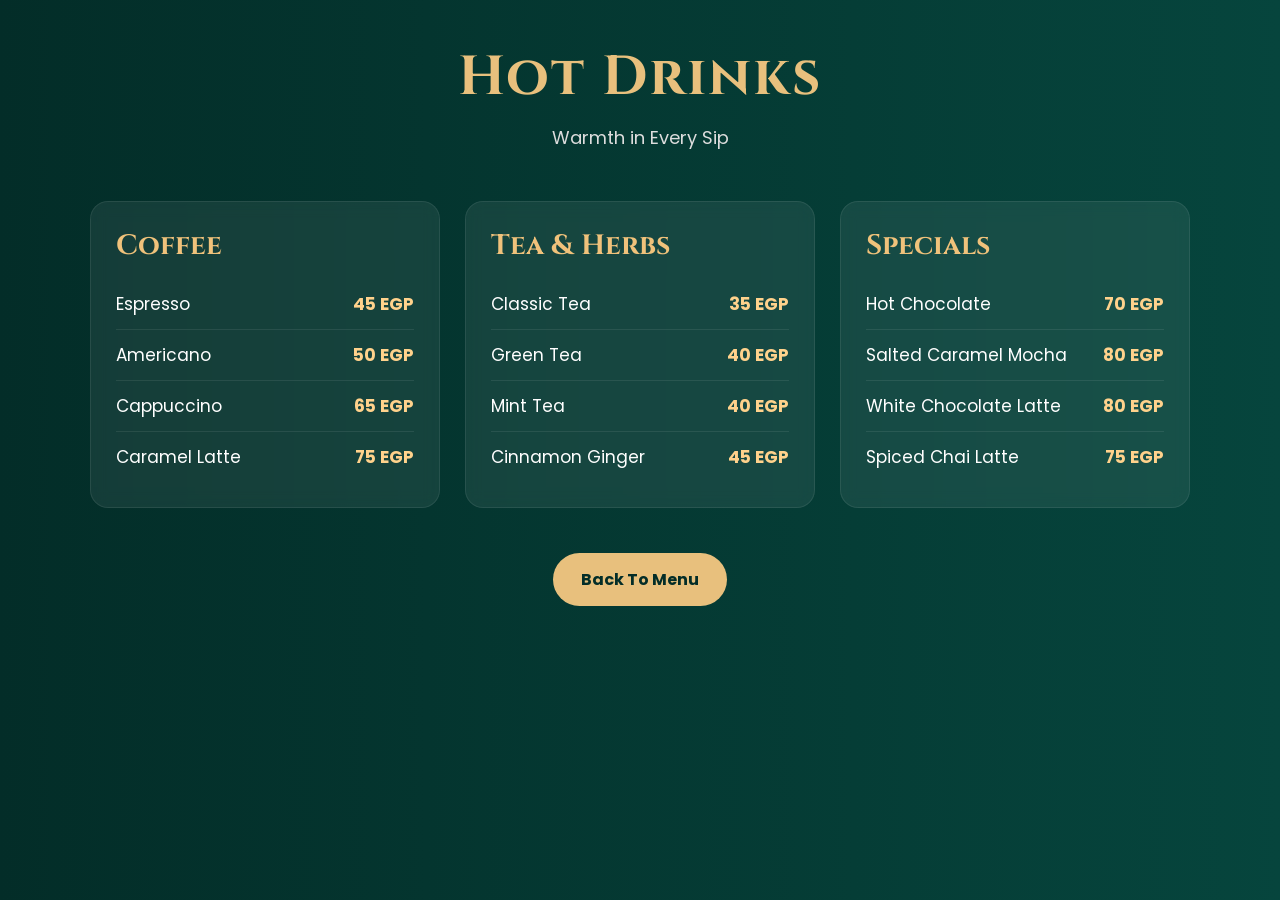
<file: pavlova-main/hot drinks.html>
<!DOCTYPE html>
<html lang="en">
<head>
<meta charset="UTF-8">
<meta name="viewport" content="width=device-width, initial-scale=1.0">
<title>Hot Drinks</title>

<style>
@import url('https://fonts.googleapis.com/css2?family=Cinzel:wght@500;700&family=Poppins:wght@300;400;500&display=swap');

*{
    margin:0;
    padding:0;
    box-sizing:border-box;
}

body{
    background: linear-gradient(to right,#032d28,#06453d);
    font-family: 'Poppins', sans-serif;
    color:white;
    min-height:100vh;
    padding:40px;
}

.container{
    max-width:1100px;
    margin:auto;
}

.title{
    text-align:center;
    margin-bottom:50px;
}

.title h1{
    font-family:'Cinzel', serif;
    font-size:55px;
    color:#e8c07d;
    letter-spacing:2px;
}

.title p{
    font-size:18px;
    color:#ddd;
    margin-top:10px;
}

.menu-grid{
    display:grid;
    grid-template-columns:repeat(auto-fit,minmax(280px,1fr));
    gap:25px;
}

.card{
    background:rgba(255,255,255,0.07);
    border:1px solid rgba(255,255,255,0.08);
    border-radius:18px;
    padding:25px;
    transition:0.3s ease;
    backdrop-filter: blur(8px);
}

.card:hover{
    transform:translateY(-8px);
    box-shadow:0 10px 25px rgba(0,0,0,0.3);
}

.card h2{
    font-family:'Cinzel', serif;
    color:#f0c27b;
    margin-bottom:15px;
    font-size:28px;
}

.item{
    display:flex;
    justify-content:space-between;
    padding:12px 0;
    border-bottom:1px solid rgba(255,255,255,0.08);
    font-size:17px;
}

.item:last-child{
    border:none;
}

.price{
    color:#ffd28c;
    font-weight:bold;
}

.back-btn{
    display:inline-block;
    margin-top:45px;
    text-decoration:none;
    color:#032d28;
    background:#e8c07d;
    padding:14px 28px;
    border-radius:30px;
    font-weight:bold;
    transition:0.3s;
}

.back-btn:hover{
    background:white;
}

.footer{
    text-align:center;
}
</style>
</head>

<body>

<div class="container">

    <div class="title">
        <h1>Hot Drinks</h1>
        <p>Warmth in Every Sip</p>
    </div>

    <div class="menu-grid">

        <div class="card">
            <h2>Coffee</h2>

            <div class="item">
                <span>Espresso</span>
                <span class="price">45 EGP</span>
            </div>

            <div class="item">
                <span>Americano</span>
                <span class="price">50 EGP</span>
            </div>

            <div class="item">
                <span>Cappuccino</span>
                <span class="price">65 EGP</span>
            </div>

            <div class="item">
                <span>Caramel Latte</span>
                <span class="price">75 EGP</span>
            </div>
        </div>

        <div class="card">
            <h2>Tea & Herbs</h2>

            <div class="item">
                <span>Classic Tea</span>
                <span class="price">35 EGP</span>
            </div>

            <div class="item">
                <span>Green Tea</span>
                <span class="price">40 EGP</span>
            </div>

            <div class="item">
                <span>Mint Tea</span>
                <span class="price">40 EGP</span>
            </div>

            <div class="item">
                <span>Cinnamon Ginger</span>
                <span class="price">45 EGP</span>
            </div>
        </div>

        <div class="card">
            <h2>Specials</h2>

            <div class="item">
                <span>Hot Chocolate</span>
                <span class="price">70 EGP</span>
            </div>

            <div class="item">
                <span>Salted Caramel Mocha</span>
                <span class="price">80 EGP</span>
            </div>

            <div class="item">
                <span>White Chocolate Latte</span>
                <span class="price">80 EGP</span>
            </div>

            <div class="item">
                <span>Spiced Chai Latte</span>
                <span class="price">75 EGP</span>
            </div>
        </div>

    </div>

    <div class="footer">
        <a href="fullmenu.html" class="back-btn">Back To Menu</a>
    </div>

</div>

</body>
</html>
</file>
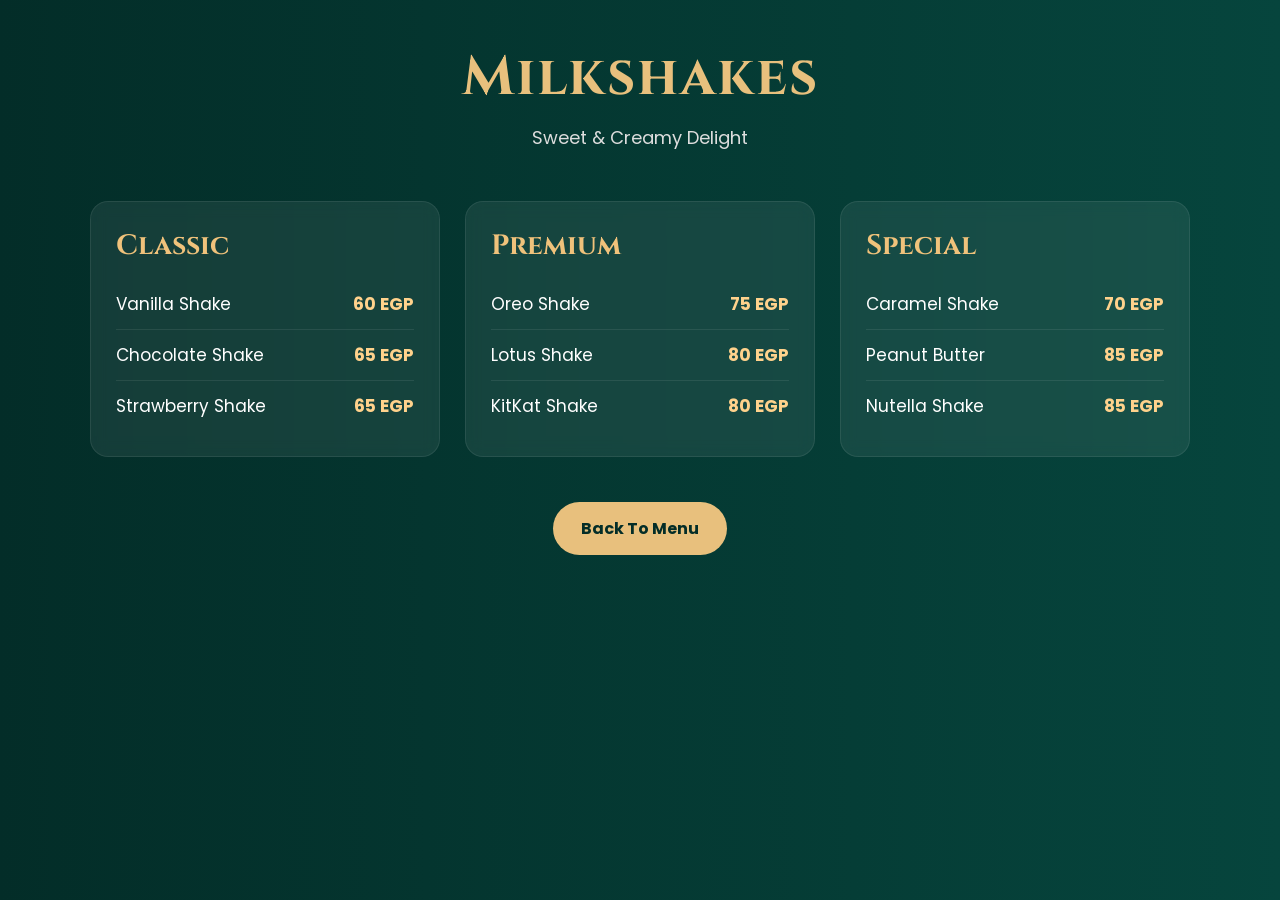
<file: pavlova-main/milkshakes.html>
<!DOCTYPE html>
<html lang="en">
<head>
<meta charset="UTF-8">
<meta name="viewport" content="width=device-width, initial-scale=1.0">
<title>Milkshakes</title>

<style>
@import url('https://fonts.googleapis.com/css2?family=Cinzel:wght@500;700&family=Poppins:wght@300;400;500&display=swap');

*{
    margin:0;
    padding:0;
    box-sizing:border-box;
}

body{
    background: linear-gradient(to right,#032d28,#06453d);
    font-family: 'Poppins', sans-serif;
    color:white;
    min-height:100vh;
    padding:40px;
}

.container{
    max-width:1100px;
    margin:auto;
}

.title{
    text-align:center;
    margin-bottom:50px;
}

.title h1{
    font-family:'Cinzel', serif;
    font-size:55px;
    color:#e8c07d;
    letter-spacing:2px;
}

.title p{
    font-size:18px;
    color:#ddd;
    margin-top:10px;
}

.menu-grid{
    display:grid;
    grid-template-columns:repeat(auto-fit,minmax(280px,1fr));
    gap:25px;
}

.card{
    background:rgba(255,255,255,0.07);
    border:1px solid rgba(255,255,255,0.08);
    border-radius:18px;
    padding:25px;
    transition:0.3s ease;
    backdrop-filter: blur(8px);
}

.card:hover{
    transform:translateY(-8px);
    box-shadow:0 10px 25px rgba(0,0,0,0.3);
}

.card h2{
    font-family:'Cinzel', serif;
    color:#f0c27b;
    margin-bottom:15px;
    font-size:28px;
}

.item{
    display:flex;
    justify-content:space-between;
    padding:12px 0;
    border-bottom:1px solid rgba(255,255,255,0.08);
    font-size:17px;
}

.item:last-child{
    border:none;
}

.price{
    color:#ffd28c;
    font-weight:bold;
}

.back-btn{
    display:inline-block;
    margin-top:45px;
    text-decoration:none;
    color:#032d28;
    background:#e8c07d;
    padding:14px 28px;
    border-radius:30px;
    font-weight:bold;
    transition:0.3s;
}

.back-btn:hover{
    background:white;
}

.footer{
    text-align:center;
}
</style>
</head>

<body>

<div class="container">

    <div class="title">
        <h1>Milkshakes</h1>
        <p>Sweet & Creamy Delight</p>
    </div>

    <div class="menu-grid">

        <div class="card">
            <h2>Classic</h2>

            <div class="item">
                <span>Vanilla Shake</span>
                <span class="price">60 EGP</span>
            </div>

            <div class="item">
                <span>Chocolate Shake</span>
                <span class="price">65 EGP</span>
            </div>

            <div class="item">
                <span>Strawberry Shake</span>
                <span class="price">65 EGP</span>
            </div>
        </div>

        <div class="card">
            <h2>Premium</h2>

            <div class="item">
                <span>Oreo Shake</span>
                <span class="price">75 EGP</span>
            </div>

            <div class="item">
                <span>Lotus Shake</span>
                <span class="price">80 EGP</span>
            </div>

            <div class="item">
                <span>KitKat Shake</span>
                <span class="price">80 EGP</span>
            </div>
        </div>

        <div class="card">
            <h2>Special</h2>

            <div class="item">
                <span>Caramel Shake</span>
                <span class="price">70 EGP</span>
            </div>

            <div class="item">
                <span>Peanut Butter</span>
                <span class="price">85 EGP</span>
            </div>

            <div class="item">
                <span>Nutella Shake</span>
                <span class="price">85 EGP</span>
            </div>
        </div>

    </div>

    <div class="footer">
        <a href="fullmenu.html" class="back-btn">Back To Menu</a>
    </div>

</div>

</body>
</html>
</file>
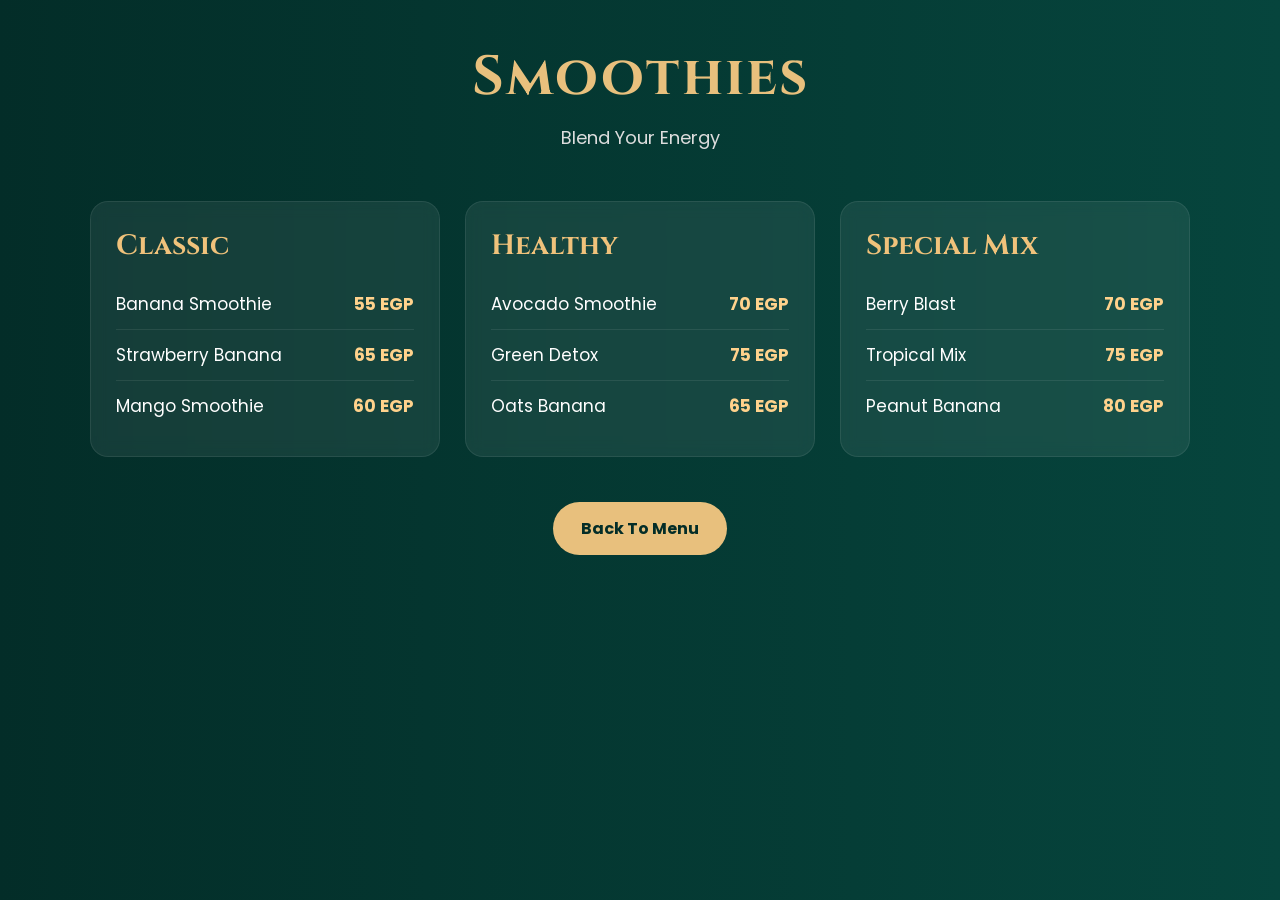
<file: pavlova-main/smoothies.html>
<!DOCTYPE html>
<html lang="en">
<head>
<meta charset="UTF-8">
<meta name="viewport" content="width=device-width, initial-scale=1.0">
<title>Smoothies</title>

<style>
@import url('https://fonts.googleapis.com/css2?family=Cinzel:wght@500;700&family=Poppins:wght@300;400;500&display=swap');

*{
    margin:0;
    padding:0;
    box-sizing:border-box;
}

body{
    background: linear-gradient(to right,#032d28,#06453d);
    font-family: 'Poppins', sans-serif;
    color:white;
    min-height:100vh;
    padding:40px;
}

.container{
    max-width:1100px;
    margin:auto;
}

.title{
    text-align:center;
    margin-bottom:50px;
}

.title h1{
    font-family:'Cinzel', serif;
    font-size:55px;
    color:#e8c07d;
    letter-spacing:2px;
}

.title p{
    font-size:18px;
    color:#ddd;
    margin-top:10px;
}

.menu-grid{
    display:grid;
    grid-template-columns:repeat(auto-fit,minmax(280px,1fr));
    gap:25px;
}

.card{
    background:rgba(255,255,255,0.07);
    border:1px solid rgba(255,255,255,0.08);
    border-radius:18px;
    padding:25px;
    transition:0.3s ease;
    backdrop-filter: blur(8px);
}

.card:hover{
    transform:translateY(-8px);
    box-shadow:0 10px 25px rgba(0,0,0,0.3);
}

.card h2{
    font-family:'Cinzel', serif;
    color:#f0c27b;
    margin-bottom:15px;
    font-size:28px;
}

.item{
    display:flex;
    justify-content:space-between;
    padding:12px 0;
    border-bottom:1px solid rgba(255,255,255,0.08);
    font-size:17px;
}

.item:last-child{
    border:none;
}

.price{
    color:#ffd28c;
    font-weight:bold;
}

.back-btn{
    display:inline-block;
    margin-top:45px;
    text-decoration:none;
    color:#032d28;
    background:#e8c07d;
    padding:14px 28px;
    border-radius:30px;
    font-weight:bold;
    transition:0.3s;
}

.back-btn:hover{
    background:white;
}

.footer{
    text-align:center;
}
</style>
</head>

<body>

<div class="container">

    <div class="title">
        <h1>Smoothies</h1>
        <p>Blend Your Energy</p>
    </div>

    <div class="menu-grid">

        <div class="card">
            <h2>Classic</h2>

            <div class="item">
                <span>Banana Smoothie</span>
                <span class="price">55 EGP</span>
            </div>

            <div class="item">
                <span>Strawberry Banana</span>
                <span class="price">65 EGP</span>
            </div>

            <div class="item">
                <span>Mango Smoothie</span>
                <span class="price">60 EGP</span>
            </div>
        </div>

        <div class="card">
            <h2>Healthy</h2>

            <div class="item">
                <span>Avocado Smoothie</span>
                <span class="price">70 EGP</span>
            </div>

            <div class="item">
                <span>Green Detox</span>
                <span class="price">75 EGP</span>
            </div>

            <div class="item">
                <span>Oats Banana</span>
                <span class="price">65 EGP</span>
            </div>
        </div>

        <div class="card">
            <h2>Special Mix</h2>

            <div class="item">
                <span>Berry Blast</span>
                <span class="price">70 EGP</span>
            </div>

            <div class="item">
                <span>Tropical Mix</span>
                <span class="price">75 EGP</span>
            </div>

            <div class="item">
                <span>Peanut Banana</span>
                <span class="price">80 EGP</span>
            </div>
        </div>

    </div>

    <div class="footer">
        <a href="fullmenu.html" class="back-btn">Back To Menu</a>
    </div>

</div>

</body>
</html>
</file>
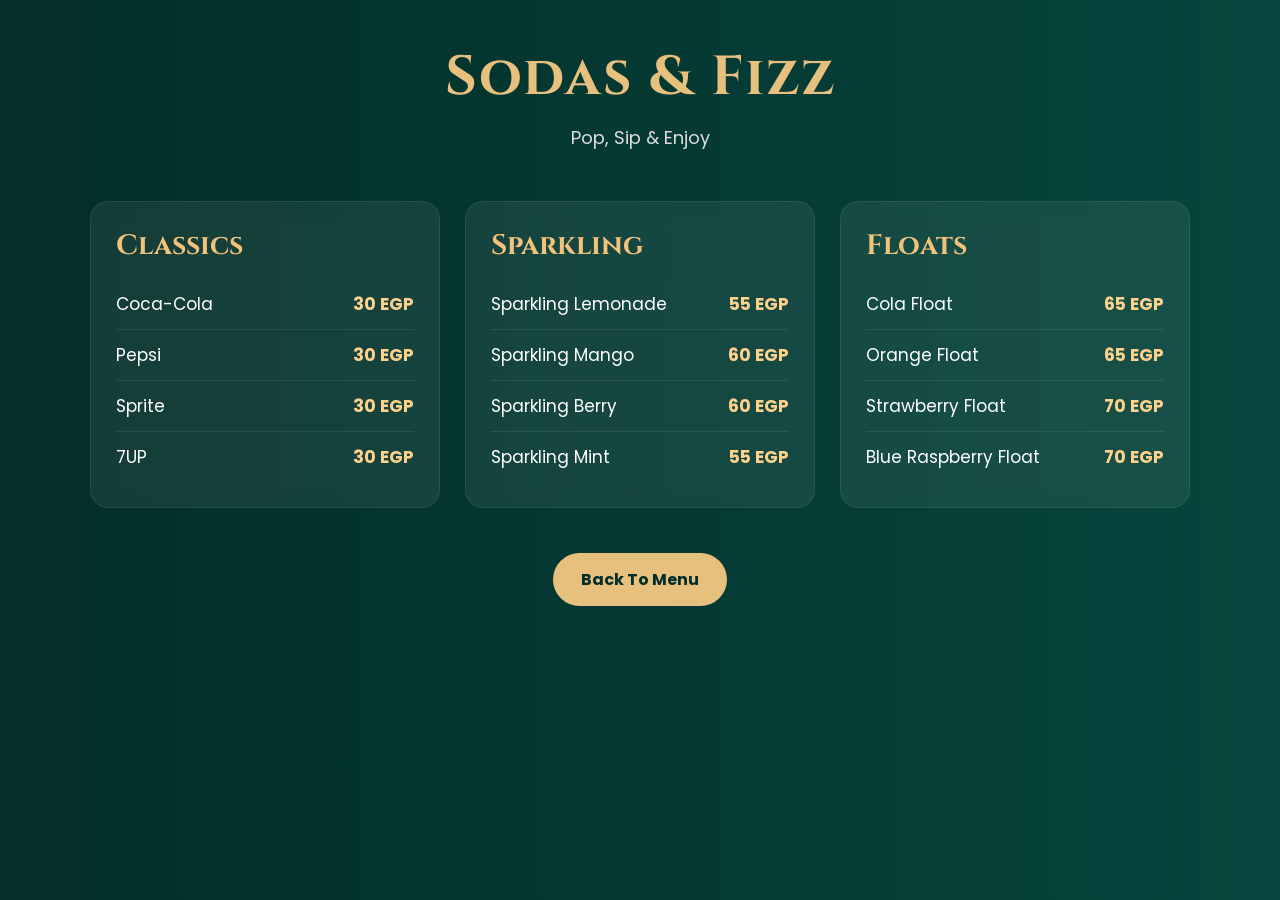
<file: pavlova-main/soda.html>
<!DOCTYPE html>
<html lang="en">
<head>
<meta charset="UTF-8">
<meta name="viewport" content="width=device-width, initial-scale=1.0">
<title>Sodas & Fizz</title>

<style>
@import url('https://fonts.googleapis.com/css2?family=Cinzel:wght@500;700&family=Poppins:wght@300;400;500&display=swap');

*{
    margin:0;
    padding:0;
    box-sizing:border-box;
}

body{
    background: linear-gradient(to right,#032d28,#06453d);
    font-family: 'Poppins', sans-serif;
    color:white;
    min-height:100vh;
    padding:40px;
}

.container{
    max-width:1100px;
    margin:auto;
}

.title{
    text-align:center;
    margin-bottom:50px;
}

.title h1{
    font-family:'Cinzel', serif;
    font-size:55px;
    color:#e8c07d;
    letter-spacing:2px;
}

.title p{
    font-size:18px;
    color:#ddd;
    margin-top:10px;
}

.menu-grid{
    display:grid;
    grid-template-columns:repeat(auto-fit,minmax(280px,1fr));
    gap:25px;
}

.card{
    background:rgba(255,255,255,0.07);
    border:1px solid rgba(255,255,255,0.08);
    border-radius:18px;
    padding:25px;
    transition:0.3s ease;
    backdrop-filter: blur(8px);
}

.card:hover{
    transform:translateY(-8px);
    box-shadow:0 10px 25px rgba(0,0,0,0.3);
}

.card h2{
    font-family:'Cinzel', serif;
    color:#f0c27b;
    margin-bottom:15px;
    font-size:28px;
}

.item{
    display:flex;
    justify-content:space-between;
    padding:12px 0;
    border-bottom:1px solid rgba(255,255,255,0.08);
    font-size:17px;
}

.item:last-child{
    border:none;
}

.price{
    color:#ffd28c;
    font-weight:bold;
}

.back-btn{
    display:inline-block;
    margin-top:45px;
    text-decoration:none;
    color:#032d28;
    background:#e8c07d;
    padding:14px 28px;
    border-radius:30px;
    font-weight:bold;
    transition:0.3s;
}

.back-btn:hover{
    background:white;
}

.footer{
    text-align:center;
}
</style>
</head>

<body>

<div class="container">

    <div class="title">
        <h1>Sodas & Fizz</h1>
        <p>Pop, Sip & Enjoy</p>
    </div>

    <div class="menu-grid">

        <div class="card">
            <h2>Classics</h2>

            <div class="item">
                <span>Coca-Cola</span>
                <span class="price">30 EGP</span>
            </div>

            <div class="item">
                <span>Pepsi</span>
                <span class="price">30 EGP</span>
            </div>

            <div class="item">
                <span>Sprite</span>
                <span class="price">30 EGP</span>
            </div>

            <div class="item">
                <span>7UP</span>
                <span class="price">30 EGP</span>
            </div>
        </div>

        <div class="card">
            <h2>Sparkling</h2>

            <div class="item">
                <span>Sparkling Lemonade</span>
                <span class="price">55 EGP</span>
            </div>

            <div class="item">
                <span>Sparkling Mango</span>
                <span class="price">60 EGP</span>
            </div>

            <div class="item">
                <span>Sparkling Berry</span>
                <span class="price">60 EGP</span>
            </div>

            <div class="item">
                <span>Sparkling Mint</span>
                <span class="price">55 EGP</span>
            </div>
        </div>

        <div class="card">
            <h2>Floats</h2>

            <div class="item">
                <span>Cola Float</span>
                <span class="price">65 EGP</span>
            </div>

            <div class="item">
                <span>Orange Float</span>
                <span class="price">65 EGP</span>
            </div>

            <div class="item">
                <span>Strawberry Float</span>
                <span class="price">70 EGP</span>
            </div>

            <div class="item">
                <span>Blue Raspberry Float</span>
                <span class="price">70 EGP</span>
            </div>
        </div>

    </div>

    <div class="footer">
        <a href="fullmenu.html" class="back-btn">Back To Menu</a>
    </div>

</div>

</body>
</html>
</file>
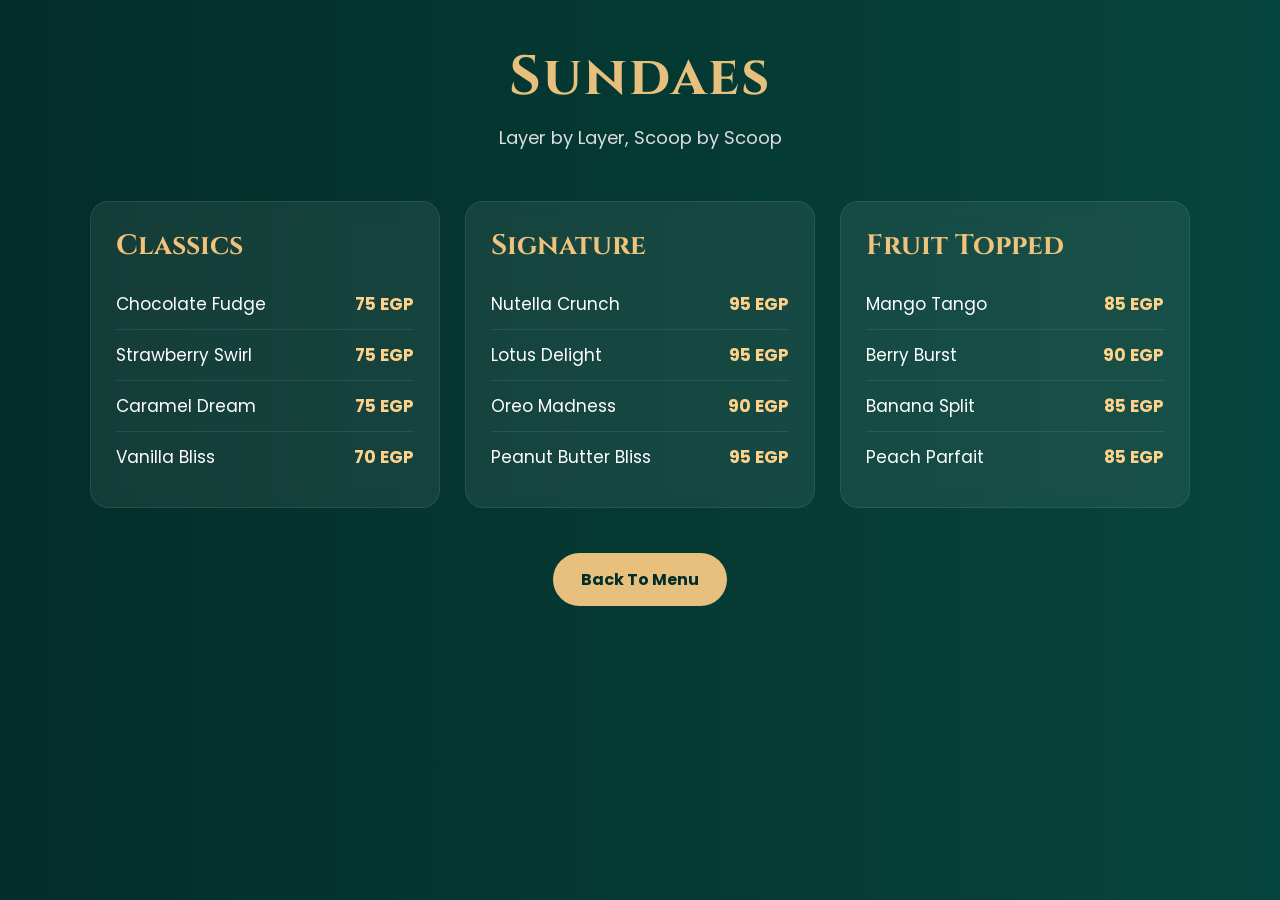
<file: pavlova-main/sundaes.html>
<!DOCTYPE html>
<html lang="en">
<head>
<meta charset="UTF-8">
<meta name="viewport" content="width=device-width, initial-scale=1.0">
<title>Sundaes</title>

<style>
@import url('https://fonts.googleapis.com/css2?family=Cinzel:wght@500;700&family=Poppins:wght@300;400;500&display=swap');

*{
    margin:0;
    padding:0;
    box-sizing:border-box;
}

body{
    background: linear-gradient(to right,#032d28,#06453d);
    font-family: 'Poppins', sans-serif;
    color:white;
    min-height:100vh;
    padding:40px;
}

.container{
    max-width:1100px;
    margin:auto;
}

.title{
    text-align:center;
    margin-bottom:50px;
}

.title h1{
    font-family:'Cinzel', serif;
    font-size:55px;
    color:#e8c07d;
    letter-spacing:2px;
}

.title p{
    font-size:18px;
    color:#ddd;
    margin-top:10px;
}

.menu-grid{
    display:grid;
    grid-template-columns:repeat(auto-fit,minmax(280px,1fr));
    gap:25px;
}

.card{
    background:rgba(255,255,255,0.07);
    border:1px solid rgba(255,255,255,0.08);
    border-radius:18px;
    padding:25px;
    transition:0.3s ease;
    backdrop-filter: blur(8px);
}

.card:hover{
    transform:translateY(-8px);
    box-shadow:0 10px 25px rgba(0,0,0,0.3);
}

.card h2{
    font-family:'Cinzel', serif;
    color:#f0c27b;
    margin-bottom:15px;
    font-size:28px;
}

.item{
    display:flex;
    justify-content:space-between;
    padding:12px 0;
    border-bottom:1px solid rgba(255,255,255,0.08);
    font-size:17px;
}

.item:last-child{
    border:none;
}

.price{
    color:#ffd28c;
    font-weight:bold;
}

.back-btn{
    display:inline-block;
    margin-top:45px;
    text-decoration:none;
    color:#032d28;
    background:#e8c07d;
    padding:14px 28px;
    border-radius:30px;
    font-weight:bold;
    transition:0.3s;
}

.back-btn:hover{
    background:white;
}

.footer{
    text-align:center;
}
</style>
</head>

<body>

<div class="container">

    <div class="title">
        <h1>Sundaes</h1>
        <p>Layer by Layer, Scoop by Scoop</p>
    </div>

    <div class="menu-grid">

        <div class="card">
            <h2>Classics</h2>

            <div class="item">
                <span>Chocolate Fudge</span>
                <span class="price">75 EGP</span>
            </div>

            <div class="item">
                <span>Strawberry Swirl</span>
                <span class="price">75 EGP</span>
            </div>

            <div class="item">
                <span>Caramel Dream</span>
                <span class="price">75 EGP</span>
            </div>

            <div class="item">
                <span>Vanilla Bliss</span>
                <span class="price">70 EGP</span>
            </div>
        </div>

        <div class="card">
            <h2>Signature</h2>

            <div class="item">
                <span>Nutella Crunch</span>
                <span class="price">95 EGP</span>
            </div>

            <div class="item">
                <span>Lotus Delight</span>
                <span class="price">95 EGP</span>
            </div>

            <div class="item">
                <span>Oreo Madness</span>
                <span class="price">90 EGP</span>
            </div>

            <div class="item">
                <span>Peanut Butter Bliss</span>
                <span class="price">95 EGP</span>
            </div>
        </div>

        <div class="card">
            <h2>Fruit Topped</h2>

            <div class="item">
                <span>Mango Tango</span>
                <span class="price">85 EGP</span>
            </div>

            <div class="item">
                <span>Berry Burst</span>
                <span class="price">90 EGP</span>
            </div>

            <div class="item">
                <span>Banana Split</span>
                <span class="price">85 EGP</span>
            </div>

            <div class="item">
                <span>Peach Parfait</span>
                <span class="price">85 EGP</span>
            </div>
        </div>

    </div>

    <div class="footer">
        <a href="fullmenu.html" class="back-btn">Back To Menu</a>
    </div>

</div>

</body>
</html>
</file>
<file: pavlova-main/styles.css>
@font-face {
    font-family: 'MyFont';
    src: url('fonts/aref-ruqaa-ink-bold.ttf') format('woff2');
}

html {
    scroll-behavior: smooth;
}

body {
    font-family: 'Jost', sans-serif;
    -webkit-font-smoothing: antialiased;
    margin: 0;
    padding: 0;
    animation: fadeInPage 0.6s ease-in-out forwards;
}


#navbar {
    display: flex;
    justify-content: space-between;
    padding: 15px 50px;
    background: #0f3028;
    z-index: 10000;
    position: fixed;
    width: 95%;
    margin-bottom: -20px;
}

.nav-logo {
    color: #f4c27a;
    text-decoration: none;
    font-weight: bold;
    font-family: 'Cormorant Garamond', serif;
    font-size: 26px;
    letter-spacing: 1px;
    margin-top: 10px;
}

.nav-logo span {
    font-weight: normal;
    font-style: italic;
    color: #dcdcdc;
    font-weight: 400;
}

.nav-links {
    list-style: none;
    display: flex;
    gap: 30px;
    margin-left: 750px;
}

.nav-links a {
    text-decoration: none;
    color: #dcdcdc;
    font-size: 13px;
    transition: 0.3s;
    font-family: 'Jost', sans-serif;
    letter-spacing: 1.5px;
    font-weight: 400;

}

.nav-links a:hover {
    color: white;
}

.order-btn {
    background-color: #d89b3c;
    color: #0b2f25;
    border: none;
    padding: 6px 16px;
    cursor: pointer;
    transition: 0.3s;
    font-family: 'Jost', sans-serif;
    font-weight: 500;
    letter-spacing: 1px;
    width: 150px;
    height: 30px;
    margin-top: 12px;
    font-style: bold;
}

.order-btn:hover {
    background-color: #f1b44c;
}

#hero {
    height: 100vh;
    display: flex;
    align-items: center;
    justify-content: center;
    text-align: center;
    color: #eaeaea;
    background-color: #0f3028;
    position: relative;
    overflow: hidden;
}

#hero::before {
    content: "";
    position: absolute;
    width: 700px;
    height: 700px;
    border: 1px solid rgba(255, 255, 255, 0.05);
    border-radius: 50%;
    top: 50%;
    left: 50%;
    transform: translate(-50%, -50%);
}

#hero::after {
    content: "";
    position: absolute;
    width: 900px;
    height: 900px;
    border: 1px solid rgba(255, 255, 255, 0.03);
    border-radius: 50%;
    top: 50%;
    left: 50%;
    transform: translate(-50%, -50%);
}

.hero-content {
    max-width: 700px;
    z-index: 2;
}

.hero-eyebrow {
    display: inline-block;
    border: 1px solid #c89b3c;
    color: #c89b3c;
    padding: 6px 14px;
    font-size: 12px;
    letter-spacing: 2px;
    margin-bottom: 25px;
    font-family: 'Jost', sans-serif;
}

.hero-title {
    font-family: 'Cormorant Garamond', serif;
    font-size: 64px;
    font-weight: 400;
    line-height: 1.2;
}

.hero-title em {
    display: block;
    color: #d89b3c;
    font-style: italic;
    font-weight: 400;
}

.hero-desc {
    margin: 25px 0;
    font-size: 15px;
    color: #cfcfcf;
    line-height: 1.7;
    font-family: 'Jost', sans-serif;
}

.hero-btns {
    display: flex;
    justify-content: center;
    gap: 15px;
    margin-top: 20px;
}

.btn-primary {
    background: #d89b3c;
    color: #0b2f25;
    padding: 12px 24px;
    text-decoration: none;
    font-weight: 500;
    letter-spacing: 1px;
    transition: 0.3s;
}

.btn-primary:hover {
    background: #f1b44c;
}

.btn-outline {
    border: 1px solid rgba(255, 255, 255, 0.3);
    color: white;
    padding: 12px 24px;
    text-decoration: none;
    transition: 0.3s;
}

.btn-outline:hover {
    border-color: white;
}

.hero-scroll {
    position: absolute;
    bottom: 30px;
    text-align: center;
    font-size: 12px;
    color: #aaa;
    font-family: 'Jost', sans-serif;
}

.scroll-line {
    width: 1px;
    height: 40px;
    background: rgba(255, 255, 255, 0.3);
    margin: 0 auto 8px;
}

#about {
    background: #e8ddd0;
    padding: 100px 60px;
}

.about-inner {
    display: grid;
    grid-template-columns: 2fr 2fr;
    gap: 60px;
    align-items: center;
    max-width: 1200px;
    margin: auto;
}

.about-img {
    position: relative;
    display: flex;
    justify-content: center;
    align-items: center;
}

.img-placeholder {
    width: 420px;
    height: 520px;
    background: linear-gradient(180deg, #0f3d2e, #0b2f25);
    border: 10px solid #f6efe7;
    box-shadow: 0 20px 50px rgba(0, 0, 0, 0.15);
    overflow: hidden;
}

.img-placeholder img {
    width: 100%;
    height: 100%;
    object-fit: cover;
    display: block;
}

.badge {
    position: absolute;
    bottom: 20px;
    right: 20px;
    background: #c9892a;
    color: #0b2f25;
    padding: 18px;
    text-align: center;
    font-family: 'Jost', sans-serif;
    font-weight: 500;
}

.badge-num {
    font-size: 26px;
    font-weight: bold;
}

.badge-text {
    font-size: 10px;
    letter-spacing: 1px;
}

.about-text {
    font-family: 'Jost', sans-serif;
    color: #3a3a3a;
}

.tag {
    font-size: 12px;
    letter-spacing: 2px;
    color: #c9892a;
    text-transform: uppercase;
}

.about-text h2 {
    font-family: 'Cormorant Garamond', serif;
    font-size: 42px;
    margin: 10px 0;
    color: #0b2f25;
}

.about-text h2::after {
    content: "";
    display: block;
    width: 60px;
    height: 2px;
    background: #c9892a;
    margin: 15px 0 25px;
}

.about-text p {
    line-height: 1.8;
    font-size: 14px;
    margin-bottom: 15px;
}

.stats {
    display: flex;
    gap: 40px;
    margin-top: 30px;
}

.stat {
    text-align: center;
}

.num {
    font-size: 26px;
    font-family: 'Cormorant Garamond', serif;
    color: #c9892a;
    display: block;
}

.label {
    font-size: 11px;
    letter-spacing: 1px;
    color: #666;
}

#categories {
    background: #0f3028;
    padding: 100px 60px;
}

.menu-head {
    text-align: center;
    margin-bottom: 60px;
}

.menu-head span {
    font-family: 'Jost', sans-serif;
    color: #c9892a;
    font-size: 13px;
    letter-spacing: 1.5px;
}

.menu-head h2 {
    font-family: 'Cormorant Garamond', serif;
    font-size: 50px;
    color: #ffffffec;
    margin: 1px;
    letter-spacing: 1px;
}

.menu-head h2::after {
    content: "";
    display: block;
    width: 60px;
    height: 2px;
    background: #c9892a;
    margin: auto;
    margin-top: 20px;
}

.menu-head pre {
    font-family: 'Jost', sans-serif;
    color: #cfcfcf;
    font-size: 15px;
    line-height: 1.7;
    margin: auto;
    margin-right: 70px;
    margin-top: 30px;
}

.categories-grid {
    display: grid;
    grid-template-columns: repeat(3, 1fr);
    gap: 30px;
    max-width: 1200px;
    margin: auto;
    padding: 20px;
}

.categories-card1,
.categories-card2,
.categories-card3 {
    width: 100%;
    height: 480px;
    border: 1px solid rgba(255, 255, 255, 0.1);
    background-size: cover;
    background-position: center;
    background-repeat: no-repeat;
    position: relative;
    border-radius: 12px;
    cursor: pointer;
    overflow: hidden;
    transition: transform 0.4s ease, box-shadow 0.4s ease;
}

.categories-card1:hover,
.categories-card2:hover,
.categories-card3:hover {
    transform: translateY(-10px);
    box-shadow: 0 20px 40px rgba(0, 0, 0, 0.5);
}

.categories-card1 {
    background-image: url(images/juice.png);
}

.categories-card2 {
    background-image: url(images/smoothie.png);
}

.categories-card3 {
    background-image: url(images/milkshake.png);
}

.categories-card1::before,
.categories-card2::before,
.categories-card3::before {
    content: '';
    position: absolute;
    inset: 0;
    background: linear-gradient(to top, rgba(15, 48, 40, 0.95) 0%, rgba(15, 48, 40, 0.4) 40%, rgba(15, 48, 40, 0) 100%);
    z-index: 1;
    transition: background 0.4s ease;
}


.categories-body {
    position: absolute;
    bottom: 0;
    left: 0;
    width: 100%;
    padding: 40px 25px 30px;
    box-sizing: border-box;
    text-align: center;
    z-index: 2;
}

.categories-name {
    color: #f4c27a;
    font-family: 'Cormorant Garamond', serif;
    font-size: 32px;
    margin: 0 0 10px 0;
    letter-spacing: 2px;
    font-weight: 600;
    text-transform: uppercase;
    text-shadow: 0 2px 4px rgba(0, 0, 0, 0.5);
    transition: transform 0.3s ease;
}

.categories-card1:hover .categories-name,
.categories-card2:hover .categories-name,
.categories-card3:hover .categories-name {
    transform: scale(1.05);
}

.categories-desc {
    color: #e8ddd0;
    font-family: 'Jost', sans-serif;
    font-size: 15px;
    margin: 0;
    letter-spacing: 1px;
    line-height: 1.5;
    opacity: 0.9;
    text-transform: uppercase;
}

#testimonials {
    background: #e8ddd0;
    padding: 100px 60px;
}

.testi-head {
    text-align: center;
    margin-bottom: 60px;
}

.section-tag {
    color: #c89b3c;
    font-family: 'Jost', sans-serif;
    font-size: 11px;
    letter-spacing: 2px;
}

.section-title {
    font-family: 'Cormorant Garamond', serif;
    font-size: 50px;
    color: #0b2f25;
    margin: 1px;
    letter-spacing: 1px;
}

.section-title::after {
    content: "";
    display: block;
    width: 60px;
    height: 2px;
    background: #c9892a;
    margin: auto;
    margin-top: 20px;
}

.testi-grid {
    display: grid;
    grid-template-columns: repeat(3, 1fr);
    gap: 12px;
    max-width: 1200px;
    margin: auto;
    padding: 20px;
}

.testi-card {
    background-color: #f5efe6;
    padding: 30px;
    border-radius: 4px;
    position: relative;
    display: flex;
    flex-direction: column;
    justify-content: space-between;
    min-height: 280px;
    box-shadow: 0 6px 18px rgba(0, 0, 0, 0.05);
}

.stars {
    color: #c89b3c;
    font-size: 12px;
    margin-bottom: 10px;
}

.testi-quote {
    position: absolute;
    top: 20px;
    left: 20px;
    font-size: 60px;
    color: #f0d49a;
    font-family: serif;
    margin-top: 26px;
    margin-left: 10px;
}

.testi-text {
    font-family: 'Cormorant Garamond', serif;
    font-size: 15px;
    color: #0b2f25;
    line-height: 1.7;
    font-style: italic;
    margin-top: 30px;
    text-align: left;
}

.testi-avatar {
    width: 42px;
    height: 42px;
    border-radius: 50%;
    background: #0f3d2e;
    color: #c89b3c;
    display: flex;
    align-items: center;
    justify-content: center;
    font-weight: bold;
}

.testi-name {
    color: #0b2f25;
    font-size: 15px;
    display: inline;
}

.testi-author {
    display: flex;
    align-items: center;
    gap: 10px;
}

.testi-loc {
    color: #8a7a65;
    font-size: 12px;

}

#contact {
    background: #e8ddd0;
    padding: 100px 60px;
}

.contact-text {
    text-align: left;
}

.section-tag1 {
    color: #c89b3c;
    font-family: 'Jost', sans-serif;
    font-size: 13px;
    letter-spacing: 2px;
    margin-left: 307px;
}

.contact-text h2 {
    margin-left: 300px;
    margin-top: 10px;
}

.contact-text h2::after {
    content: "";
    display: block;
    width: 60px;
    height: 2px;
    background: #c9892a;
    margin-left: 5px;
    margin-top: 20px;
}

.contact-text p {
    margin-left: 300px;
    font-family: 'Jost', sans-serif;
    font-size: 15px;
    color: #0b2f25;
    line-height: 1.7;
    margin-top: 30px;
}

#abcd {
    margin-left: 302px;
    font-family: 'Jost', sans-serif;
    font-size: 15px;
    color: #0b2f25;
    line-height: 1.7;
    margin-top: -10px;
}

.contact-items {
    display: flex;
    flex-direction: column;
    gap: 25px;
    margin-left: 300px;
    margin-top: 50px;
}

.contact-item {
    display: flex;
    align-items: center;
    gap: 15px;
}

.contact-icon {
    width: 50px;
    height: 50px;
    background-color: #0e2f2b;
    display: flex;
    align-items: center;
    justify-content: center;
    border-radius: 4px;
    font-size: 20px;
}

.contact-info-label {
    font-size: 12px;
    letter-spacing: 2px;
    color: #c9892a;
    margin-bottom: 5px;
    font-weight: bold;
}

.contact-info-val {
    font-size: 15px;
    color: #333;
    text-decoration: none;
    display: block;
}

.social-links {
    display: flex;
    gap: 15px;
    margin-top: 30px;
    margin-left: 300px;
}

.social-btn {
    width: 30px;
    height: 30px;
    border: 0.3px solid #aeb7b1;
    display: flex;
    align-items: center;
    justify-content: center;
    color: #1c3b2a;
    text-decoration: none;
    transition: 0.3s;
}

.social-btn:hover {
    background-color: #1c3b2a;
    color: #c9892a
}

.reveal1 {
    background-color: #0f3d2e;
    justify-content: center;
    width: 500px;
    height: 350px;
    margin-left: 900px;
    margin-top: -570px;
    margin-bottom: 250px;

}

.map-card {
    width: 500px;
    height: 350px;
    background-color: #184c3b;
    border-radius: 4px;
    display: flex;
    align-items: center;
    justify-content: center;
    position: relative;
    margin-left: 800px;
    margin-top: -435px;
    margin-bottom: 250px;
}

.map-card::before {
    content: "";
    position: absolute;
    inset: 0;
    background-image: radial-gradient(rgba(255, 255, 255, 0.08) 1px, transparent 1px);
    background-size: 20px 20px;
}

.map-content {
    text-align: center;
    position: relative;
    z-index: 1;
}

.pin {
    font-size: 28px;
    display: block;
    margin-bottom: 15px;
}

.map-content p {
    color: #e6d3a3;
    font-size: 18px;
    line-height: 1.6;
    margin-bottom: 20px;
    font-family: 'Jost', sans-serif;
}

.map-btn {
    display: inline-block;
    background-color: #c9892a;
    color: #0e2f2b;
    padding: 10px 20px;
    font-size: 12px;
    letter-spacing: 2px;
    text-decoration: none;
    transition: 0.3s;
}

.map-btn:hover {
    background-color: #c89b3c;
}


.footer-inner {
    background: #0f3028;
    padding: 60px 80px;
}

.footer-top {
    display: flex;
    justify-content: space-between;
    align-items: flex-start;
    flex-wrap: wrap;
    gap: 40px;
}

.footer-brand {
    max-width: 300px;
    margin-left: 370px;
}

.footer-brand-name {
    font-family: 'Cormorant Garamond', serif;
    font-size: 28px;
    font-weight: 300;
    color: #e4a84e;
    letter-spacing: 2px;
    margin-bottom: 2px;
}

.footer-brand-sub {
    font-size: 10px;
    letter-spacing: 2px;
    color: #f5efe666;
    margin-top: -3px;
    margin-bottom: 15px;
}

.footer-brand pre {
    font-size: 14px;
    line-height: 1.6;
    color: #f5efe666;
    font-family: 'Jost', sans-serif;
    margin-left: -100px;
}

.footer-col {
    min-width: 150px;
}

.footer-col-title {
    font-family: 'Jost', sans-serif;
    font-size: 11px;
    font-weight: 500;
    color: #e3a04b;
    letter-spacing: 2px;
    text-transform: uppercase;
    margin-bottom: 15px;
    margin-left: -100px;
}

.footer-col ul {
    list-style: none;
    padding: 0;
}

.footer-col li {
    margin-bottom: 10px;
    font-size: 13px;
}

.footer-col a {
    text-decoration: none;
    color: #f5efe666;
    transition: 0.3s;
    margin-left: -100px;
}

.footer-col a:hover {
    color: #e3a04b;
}

.footer-bottom {
    display: flex;
    border-top: 1px solid #ffffff22;
    margin-top: 40px;
    padding-top: 20px;

}

.footer-copy {
    font-size: 13px;
    color: #f5efe666;
    margin: auto;
}

.footer-copy span {
    color: #c9892a;
}

.footer-hour-row {
    display: flex;
    font-size: 13px;
    color: #f5efe666;
    margin-bottom: 10px;
    margin-left: -100px;
}

.footer-hour-row .day {
    color: #f5efe666;
}

.footer-hour-row .time {
    color: #f5efe666;
    margin-left: 3px;
}
</file>
<file: pavlova-main/styles1.css>
body {
    background: #0f3028;
    margin: 0;
    padding: 0;
    animation: fadeInPage 0.6s ease-in-out forwards;
}

@keyframes fadeInPage {
    0% {
        opacity: 0;
        transform: translateY(15px);
    }

    100% {
        opacity: 1;
        transform: translateY(0);
    }
}

body.fade-out {
    animation: fadeOutPage 0.4s ease-in-out forwards;
}

@keyframes fadeOutPage {
    0% {
        opacity: 1;
        transform: translateY(0);
    }

    100% {
        opacity: 0;
        transform: translateY(-15px);
    }
}

#menu-hero {
    padding-top: 80px;
    background: #0f3028;
    text-align: center;
    padding-bottom: 70px;
    position: relative;
    overflow: hidden;
}

.menu-hero-eyebrow {
    display: inline-block;
    border: 1px solid #c89b3c;
    color: #c89b3c;
    padding: 6px 14px;
    font-size: 12px;
    letter-spacing: 2px;
    margin-bottom: 20px;
    margin-top: 30px;
    font-family: 'Jost', sans-serif;
}

.menu-hero-title {
    font-family: 'Cormorant Garamond', serif;
    font-size: 62px;
    font-weight: 400;
    color: #eaeaea;
    margin: 0 0 10px;
    line-height: 1.2;
}

.menu-hero-title em {
    display: block;
    color: #d89b3c;
    font-style: italic;
}

.menu-hero-desc {
    margin: 25px 0;
    font-size: 15px;
    color: #cfcfcf;
    line-height: 1.7;
    font-family: 'Cormorant Garamond', serif;
}



.categories-grid {
    display: grid;
    grid-template-columns: repeat(3, 1fr);
    grid-template-rows: repeat(3, 1fr);
    gap: 30px;
    max-width: 1200px;
    margin: auto;
    padding: 20px;
}

.categories-card1,
.categories-card2,
.categories-card3,
.categories-card4,
.categories-card5,
.categories-card6,
.categories-card7,
.categories-card8 {
    width: 100%;
    height: 480px;
    border: 1px solid rgba(255, 255, 255, 0.1);
    background-size: cover;
    background-position: center;
    background-repeat: no-repeat;
    position: relative;
    border-radius: 12px;
    cursor: pointer;
    overflow: hidden;
    transition: transform 0.4s ease, box-shadow 0.4s ease;
}

.categories-card1:hover,
.categories-card2:hover,
.categories-card3:hover,
.categories-card4:hover,
.categories-card5:hover,
.categories-card6:hover,
.categories-card7:hover,
.categories-card8:hover {
    transform: translateY(-10px);
    box-shadow: 0 20px 40px rgba(0, 0, 0, 0.5);
}

.categories-card1 {
    background-image: url(images/juice.png);
}

.categories-card2 {
    background-image: url(images/smoothie.png);
}

.categories-card3 {
    background-image: url(images/milkshake.png);
}

.categories-card4 {
    background-image: url(images/soda.png);
}

.categories-card5 {
    background-image: url(images/sundae.png);
}

.categories-card6 {
    background-image: url(images/cold.png);
}

.categories-card7 {
    background-image: url(images/hot.png);
}

.categories-card8 {
    background-image: url(images/d.png);
}

.categories-card1::before,
.categories-card2::before,
.categories-card3::before,
.categories-card4::before,
.categories-card5::before,
.categories-card6::before,
.categories-card7::before,
.categories-card8::before {
    content: '';
    position: absolute;
    inset: 0;
    background: linear-gradient(to top, rgba(15, 48, 40, 0.95) 0%, rgba(15, 48, 40, 0.4) 40%, rgba(15, 48, 40, 0) 100%);
    z-index: 1;
    transition: background 0.4s ease;
}


.categories-body {
    position: absolute;
    bottom: 0;
    left: 0;
    width: 100%;
    padding: 40px 25px 30px;
    box-sizing: border-box;
    text-align: center;
    z-index: 2;
}

.categories-name {
    color: #f4c27a;
    font-family: 'Cormorant Garamond', serif;
    font-size: 32px;
    margin: 0 0 10px 0;
    letter-spacing: 2px;
    font-weight: 600;
    text-transform: uppercase;
    text-shadow: 0 2px 4px rgba(0, 0, 0, 0.5);
    transition: transform 0.3s ease;
}

.categories-card1:hover .categories-name,
.categories-card2:hover .categories-name,
.categories-card3:hover .categories-name,
.categories-card4:hover .categories-name,
.categories-card5:hover .categories-name,
.categories-card6:hover .categories-name,
.categories-card7:hover .categories-name,
.categories-card8:hover .categories-name {
    transform: scale(1.05);
}

.categories-desc {
    color: #e8ddd0;
    font-family: 'Jost', sans-serif;
    font-size: 15px;
    margin: 0;
    letter-spacing: 1px;
    line-height: 1.5;
    opacity: 0.9;
    text-transform: uppercase;
}

.back-btn {
    position: absolute;
    top: 60px;
    left: 60px;
    display: inline-flex;
    align-items: center;
    gap: 8px;
    color: #d89b3c;
    text-decoration: none;
    font-family: 'Jost', sans-serif;
    font-size: 13px;
    font-weight: 500;
    letter-spacing: 1.5px;
    text-transform: uppercase;
    padding: 10px 20px;
    border: 1px solid rgba(216, 155, 60, 0.3);
    border-radius: 16px;
    transition: all 0.3s ease;
    background: rgba(15, 48, 40, 0.6);
    z-index: 10;
}

.back-btn:hover {
    background: #d89b3c;
    color: #0b2f25;
    border-color: #d89b3c;
}

.back-btn svg {
    transition: transform 0.3s ease;
}

.back-btn:hover svg {
    transform: translateX(-4px);
}
</file>
